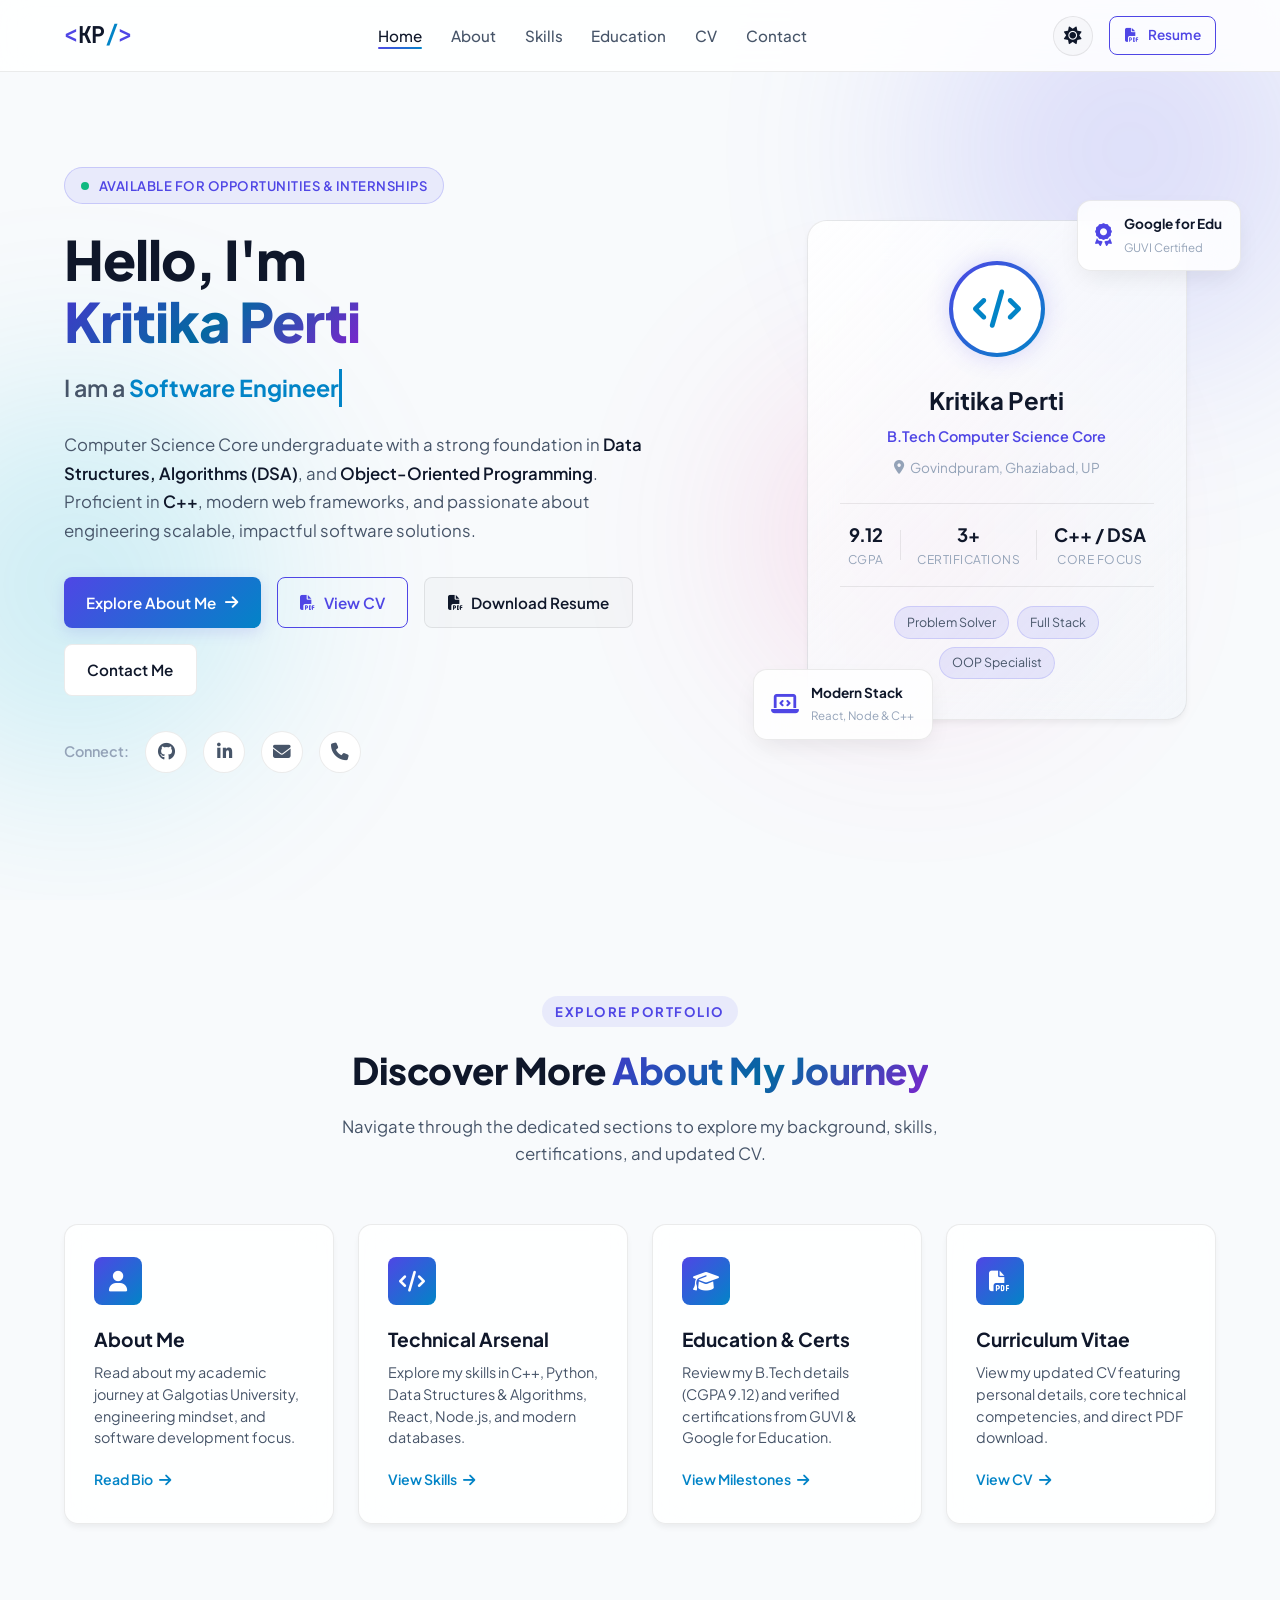
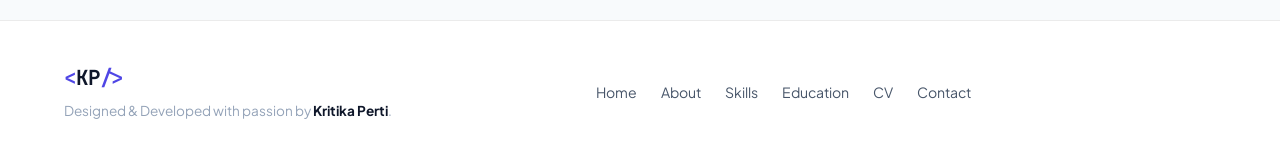
<file: index.html>
<!DOCTYPE html>
<html lang="en" data-theme="dark">
<head>
  <meta charset="UTF-8" />
  <meta name="viewport" content="width=device-width, initial-scale=1.0" />
  <title>Kritika Perti | Software Engineer & Developer</title>
  <meta name="description" content="Portfolio of Kritika Perti - Aspiring Software Engineer, C++ & DSA enthusiast, and Full Stack Developer." />
  
  <!-- Favicon / Brand Icon -->
  <link rel="icon" type="image/x-icon" href="favicon.ico" />
  <link rel="icon" type="image/png" sizes="32x32" href="favicon-32x32.png" />
  <link rel="icon" type="image/png" sizes="16x16" href="favicon-16x16.png" />
  <link rel="apple-touch-icon" sizes="180x180" href="apple-touch-icon.png" />

  <!-- Google Fonts -->
  <link rel="preconnect" href="https://fonts.googleapis.com" />
  <link rel="preconnect" href="https://fonts.gstatic.com" crossorigin />
  <link href="https://fonts.googleapis.com/css2?family=Plus+Jakarta+Sans:wght@300;400;500;600;700;800&family=JetBrains+Mono:wght@400;500&display=swap" rel="stylesheet" />

  <!-- Font Awesome Icons -->
  <link rel="stylesheet" href="https://cdnjs.cloudflare.com/ajax/libs/font-awesome/6.5.1/css/all.min.css" />

  <!-- Custom Stylesheet -->
  <link rel="stylesheet" href="style.css" />
</head>
<body>

  <!-- Floating Background Ambient Blobs -->
  <div class="blob-container" aria-hidden="true">
    <div class="ambient-blob blob-1"></div>
    <div class="ambient-blob blob-2"></div>
    <div class="ambient-blob blob-3"></div>
  </div>

  <!-- Navigation Bar -->
  <header class="header" id="header">
    <div class="container nav-container">
      <a href="index.html" class="logo">
        <span class="logo-bracket">&lt;</span>KP<span class="logo-dot">/</span><span class="logo-bracket">&gt;</span>
      </a>

      <nav class="navbar" id="navbar">
        <ul class="nav-list">
          <li class="nav-item"><a href="index.html" class="nav-link active">Home</a></li>
          <li class="nav-item"><a href="about.html" class="nav-link">About</a></li>
          <li class="nav-item"><a href="skills.html" class="nav-link">Skills</a></li>
          <li class="nav-item"><a href="education.html" class="nav-link">Education</a></li>
          <li class="nav-item"><a href="cv.html" class="nav-link">CV</a></li>
          <li class="nav-item"><a href="contact.html" class="nav-link">Contact</a></li>
        </ul>
      </nav>

      <div class="nav-actions">
        <!-- Theme Toggle Button -->
        <button id="theme-toggle" class="icon-btn" aria-label="Toggle dark/light theme" title="Toggle Theme">
          <i class="fa-solid fa-moon"></i>
        </button>

        <!-- Resume Download Button in Nav -->
        <a href="KRITIKAPERTI_RESUME.pdf" download="KRITIKAPERTI_RESUME.pdf" class="btn btn-outline btn-sm nav-resume-btn" title="Download Resume (PDF)">
          <i class="fa-solid fa-file-pdf"></i>
          <span>Resume</span>
        </a>

        <!-- Mobile Hamburger Toggle -->
        <button id="menu-toggle" class="menu-toggle" aria-label="Toggle navigation menu" aria-expanded="false">
          <span class="bar"></span>
          <span class="bar"></span>
          <span class="bar"></span>
        </button>
      </div>
    </div>
  </header>

  <main>
    <!-- Hero Section -->
    <section class="hero-section" id="hero">
      <div class="container hero-grid">
        <div class="hero-content">
          <div class="status-badge">
            <span class="pulsing-dot"></span>
            <span>Available for Opportunities & Internships</span>
          </div>

          <h1 class="hero-title">
            Hello, I'm <br />
            <span class="gradient-text">Kritika Perti</span>
          </h1>

          <div class="hero-subtitle">
            I am a <span class="typed-wrapper"><span id="typed-text"></span><span class="cursor">&nbsp;</span></span>
          </div>

          <p class="hero-description">
            Computer Science Core undergraduate with a strong foundation in <strong>Data Structures, Algorithms (DSA)</strong>, and <strong>Object-Oriented Programming</strong>. Proficient in <strong>C++</strong>, modern web frameworks, and passionate about engineering scalable, impactful software solutions.
          </p>

          <div class="hero-cta-group">
            <a href="about.html" class="btn btn-primary">
              <span>Explore About Me</span>
              <i class="fa-solid fa-arrow-right"></i>
            </a>
            <a href="cv.html" class="btn btn-outline">
              <i class="fa-solid fa-file-pdf"></i>
              <span>View CV</span>
            </a>
            <a href="KRITIKAPERTI_RESUME.pdf" download="KRITIKAPERTI_RESUME.pdf" class="btn btn-glass">
              <i class="fa-solid fa-file-pdf"></i>
              <span>Download Resume</span>
            </a>
            <a href="contact.html" class="btn btn-secondary">
              <span>Contact Me</span>
            </a>
          </div>

          <div class="hero-socials">
            <span class="socials-label">Connect:</span>
            <a href="https://github.com/kritikaperti" target="_blank" rel="noopener noreferrer" class="social-icon" aria-label="GitHub">
              <i class="fa-brands fa-github"></i>
            </a>
            <a href="https://www.linkedin.com/in/kritikaperti/" target="_blank" rel="noopener noreferrer" class="social-icon" aria-label="LinkedIn">
              <i class="fa-brands fa-linkedin-in"></i>
            </a>
            <a href="mailto:pertikritika11@gmail.com" class="social-icon" aria-label="Email">
              <i class="fa-solid fa-envelope"></i>
            </a>
            <a href="tel:+917838963138" class="social-icon" aria-label="Phone">
              <i class="fa-solid fa-phone"></i>
            </a>
          </div>
        </div>

        <div class="hero-visual">
          <div class="profile-card-wrapper">
            <div class="profile-card glass-panel">
              <div class="card-avatar">
                <div class="avatar-inner">
                  <i class="fa-solid fa-code"></i>
                </div>
              </div>
              <h2 class="profile-name">Kritika Perti</h2>
              <p class="profile-title">B.Tech Computer Science Core</p>
              <div class="profile-location">
                <i class="fa-solid fa-location-dot"></i>
                <span>Govindpuram, Ghaziabad, UP</span>
              </div>

              <div class="profile-stats">
                <div class="stat-item">
                  <span class="stat-value">9.12</span>
                  <span class="stat-label">CGPA</span>
                </div>
                <div class="stat-divider"></div>
                <div class="stat-item">
                  <span class="stat-value">3+</span>
                  <span class="stat-label">Certifications</span>
                </div>
                <div class="stat-divider"></div>
                <div class="stat-item">
                  <span class="stat-value">C++ / DSA</span>
                  <span class="stat-label">Core Focus</span>
                </div>
              </div>

              <div class="profile-tags">
                <span class="tag">Problem Solver</span>
                <span class="tag">Full Stack</span>
                <span class="tag">OOP Specialist</span>
              </div>
            </div>

            <!-- Floating Badges -->
            <div class="floating-badge badge-top-right glass-panel">
              <i class="fa-solid fa-award text-accent"></i>
              <div>
                <strong>Google for Edu</strong>
                <small>GUVI Certified</small>
              </div>
            </div>

            <div class="floating-badge badge-bottom-left glass-panel">
              <i class="fa-solid fa-laptop-code text-accent"></i>
              <div>
                <strong>Modern Stack</strong>
                <small>React, Node & C++</small>
              </div>
            </div>
          </div>
        </div>
      </div>
    </section>

    <!-- Quick Navigation Hub -->
    <section class="section">
      <div class="container">
        <div class="section-header text-center">
          <span class="section-tag">Explore Portfolio</span>
          <h2 class="section-title">Discover More <span class="gradient-text">About My Journey</span></h2>
          <p class="section-subtitle">Navigate through the dedicated sections to explore my background, skills, certifications, and updated CV.</p>
        </div>

        <div class="home-nav-cards">
          <!-- Card 1 -->
          <a href="about.html" class="nav-explore-card glass-panel">
            <div class="nav-explore-icon">
              <i class="fa-solid fa-user"></i>
            </div>
            <h3>About Me</h3>
            <p>Read about my academic journey at Galgotias University, engineering mindset, and software development focus.</p>
            <span class="explore-link-text">Read Bio <i class="fa-solid fa-arrow-right"></i></span>
          </a>

          <!-- Card 2 -->
          <a href="skills.html" class="nav-explore-card glass-panel">
            <div class="nav-explore-icon">
              <i class="fa-solid fa-code"></i>
            </div>
            <h3>Technical Arsenal</h3>
            <p>Explore my skills in C++, Python, Data Structures & Algorithms, React, Node.js, and modern databases.</p>
            <span class="explore-link-text">View Skills <i class="fa-solid fa-arrow-right"></i></span>
          </a>

          <!-- Card 3 -->
          <a href="education.html" class="nav-explore-card glass-panel">
            <div class="nav-explore-icon">
              <i class="fa-solid fa-graduation-cap"></i>
            </div>
            <h3>Education &amp; Certs</h3>
            <p>Review my B.Tech details (CGPA 9.12) and verified certifications from GUVI & Google for Education.</p>
            <span class="explore-link-text">View Milestones <i class="fa-solid fa-arrow-right"></i></span>
          </a>

          <!-- Card 4 -->
          <a href="cv.html" class="nav-explore-card glass-panel">
            <div class="nav-explore-icon">
              <i class="fa-solid fa-file-pdf"></i>
            </div>
            <h3>Curriculum Vitae</h3>
            <p>View my updated CV featuring personal details, core technical competencies, and direct PDF download.</p>
            <span class="explore-link-text">View CV <i class="fa-solid fa-arrow-right"></i></span>
          </a>
        </div>
      </div>
    </section>
  </main>

  <!-- Footer -->
  <footer class="footer">
    <div class="container footer-content">
      <div class="footer-left">
        <a href="index.html" class="footer-logo">
          <span class="logo-bracket">&lt;</span>KP<span class="logo-dot">/</span><span class="logo-bracket">&gt;</span>
        </a>
        <p class="footer-copy">
          Designed &amp; Developed with passion by <strong>Kritika Perti</strong>.
        </p>
      </div>

      <div class="footer-center">
        <ul class="footer-nav">
          <li><a href="index.html" class="active">Home</a></li>
          <li><a href="about.html">About</a></li>
          <li><a href="skills.html">Skills</a></li>
          <li><a href="education.html">Education</a></li>
          <li><a href="cv.html">CV</a></li>
          <li><a href="contact.html">Contact</a></li>
        </ul>
      </div>

      <div class="footer-right">
        <button id="back-to-top" class="back-to-top-btn" title="Back to Top" aria-label="Back to top">
          <i class="fa-solid fa-chevron-up"></i>
        </button>
      </div>
    </div>
  </footer>

  <!-- Toast Notification Container -->
  <div id="toast" class="toast" role="alert" aria-live="assertive"></div>

  <!-- Custom Scripts -->
  <script src="script.js"></script>
</body>
</html>
</file>
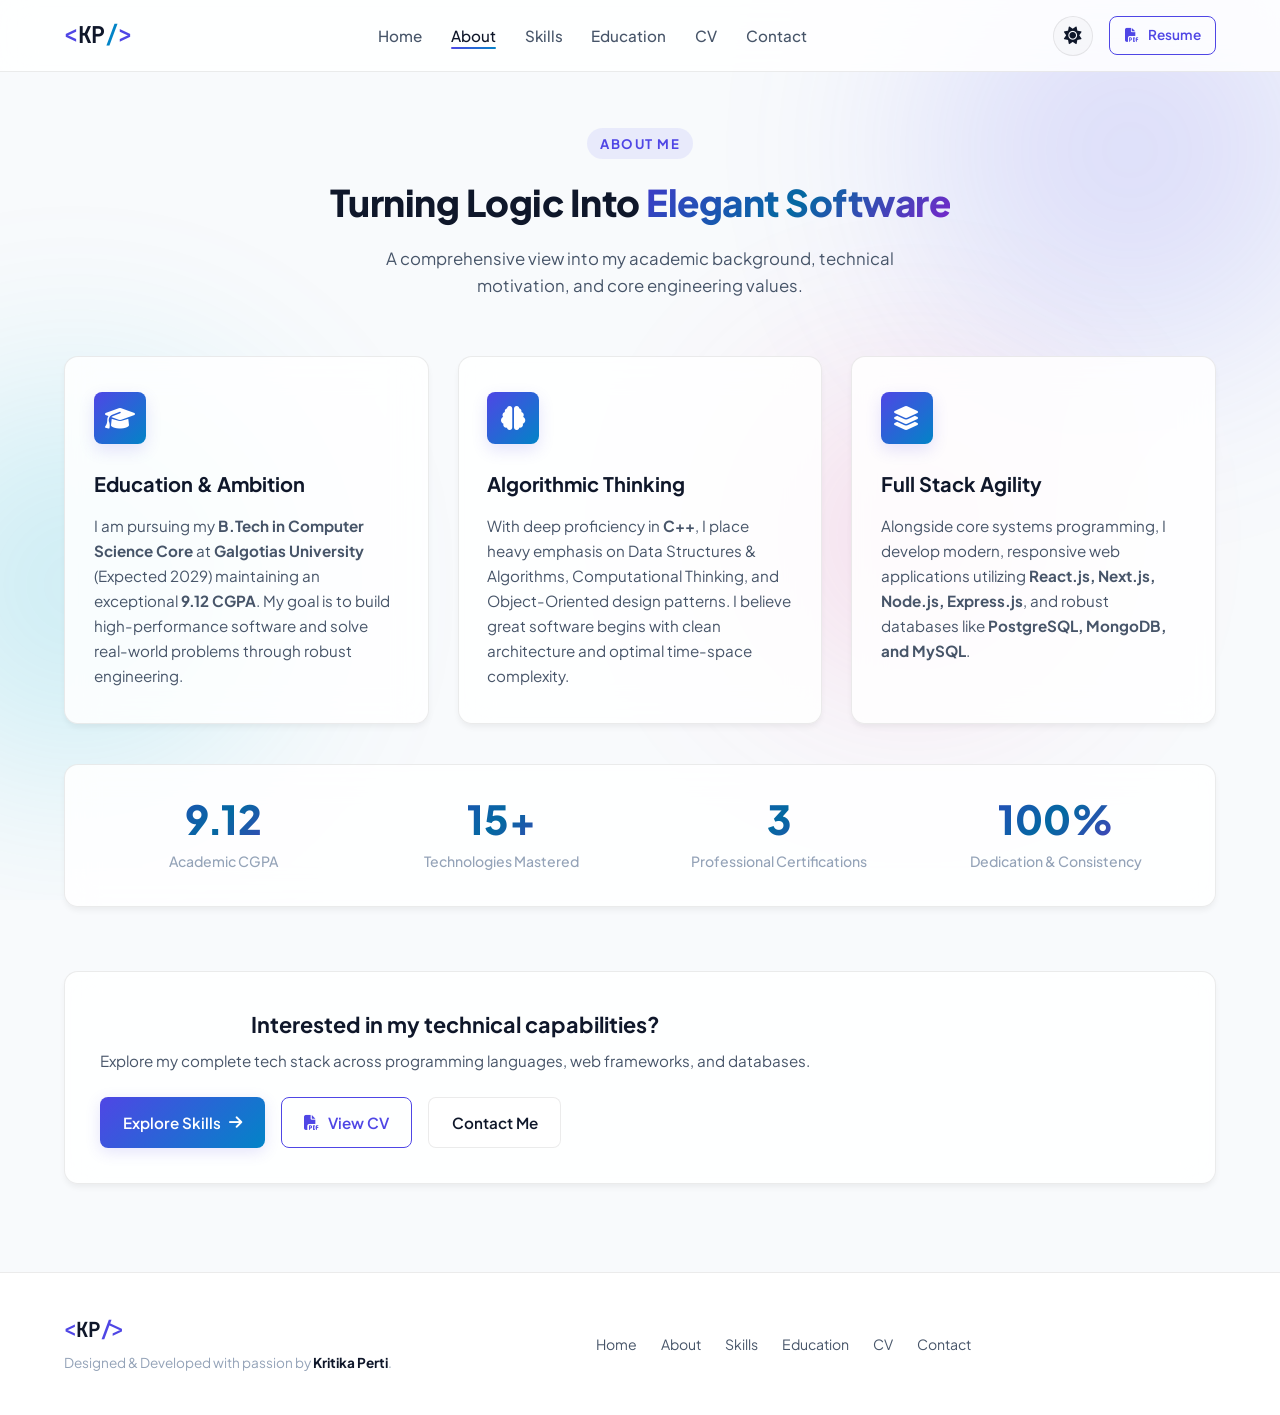
<file: about.html>
<!DOCTYPE html>
<html lang="en" data-theme="dark">
<head>
  <meta charset="UTF-8" />
  <meta name="viewport" content="width=device-width, initial-scale=1.0" />
  <title>About Me | Kritika Perti</title>
  <meta name="description" content="Learn more about Kritika Perti - Computer Science undergraduate, C++ enthusiast, and problem solver." />
  
  <!-- Favicon / Brand Icon -->
  <link rel="icon" type="image/x-icon" href="favicon.ico" />
  <link rel="icon" type="image/png" sizes="32x32" href="favicon-32x32.png" />
  <link rel="icon" type="image/png" sizes="16x16" href="favicon-16x16.png" />
  <link rel="apple-touch-icon" sizes="180x180" href="apple-touch-icon.png" />

  <!-- Google Fonts -->
  <link rel="preconnect" href="https://fonts.googleapis.com" />
  <link rel="preconnect" href="https://fonts.gstatic.com" crossorigin />
  <link href="https://fonts.googleapis.com/css2?family=Plus+Jakarta+Sans:wght@300;400;500;600;700;800&family=JetBrains+Mono:wght@400;500&display=swap" rel="stylesheet" />

  <!-- Font Awesome Icons -->
  <link rel="stylesheet" href="https://cdnjs.cloudflare.com/ajax/libs/font-awesome/6.5.1/css/all.min.css" />

  <!-- Custom Stylesheet -->
  <link rel="stylesheet" href="style.css" />
</head>
<body>

  <!-- Floating Background Ambient Blobs -->
  <div class="blob-container" aria-hidden="true">
    <div class="ambient-blob blob-1"></div>
    <div class="ambient-blob blob-2"></div>
    <div class="ambient-blob blob-3"></div>
  </div>

  <!-- Navigation Bar -->
  <header class="header" id="header">
    <div class="container nav-container">
      <a href="index.html" class="logo">
        <span class="logo-bracket">&lt;</span>KP<span class="logo-dot">/</span><span class="logo-bracket">&gt;</span>
      </a>

      <nav class="navbar" id="navbar">
        <ul class="nav-list">
          <li class="nav-item"><a href="index.html" class="nav-link">Home</a></li>
          <li class="nav-item"><a href="about.html" class="nav-link active">About</a></li>
          <li class="nav-item"><a href="skills.html" class="nav-link">Skills</a></li>
          <li class="nav-item"><a href="education.html" class="nav-link">Education</a></li>
          <li class="nav-item"><a href="cv.html" class="nav-link">CV</a></li>
          <li class="nav-item"><a href="contact.html" class="nav-link">Contact</a></li>
        </ul>
      </nav>

      <div class="nav-actions">
        <!-- Theme Toggle Button -->
        <button id="theme-toggle" class="icon-btn" aria-label="Toggle dark/light theme" title="Toggle Theme">
          <i class="fa-solid fa-moon"></i>
        </button>

        <!-- Resume Download Button in Nav -->
        <a href="KRITIKAPERTI_RESUME.pdf" download="KRITIKAPERTI_RESUME.pdf" class="btn btn-outline btn-sm nav-resume-btn" title="Download Resume (PDF)">
          <i class="fa-solid fa-file-pdf"></i>
          <span>Resume</span>
        </a>

        <!-- Mobile Hamburger Toggle -->
        <button id="menu-toggle" class="menu-toggle" aria-label="Toggle navigation menu" aria-expanded="false">
          <span class="bar"></span>
          <span class="bar"></span>
          <span class="bar"></span>
        </button>
      </div>
    </div>
  </header>

  <main class="subpage-wrapper">
    <div class="container">
      <div class="section-header text-center">
        <span class="section-tag">About Me</span>
        <h1 class="section-title">Turning Logic Into <span class="gradient-text">Elegant Software</span></h1>
        <p class="section-subtitle">A comprehensive view into my academic background, technical motivation, and core engineering values.</p>
      </div>

      <div class="about-grid">
        <div class="about-card glass-panel highlight-box">
          <div class="about-icon">
            <i class="fa-solid fa-graduation-cap"></i>
          </div>
          <h3>Education & Ambition</h3>
          <p>
            I am pursuing my <strong>B.Tech in Computer Science Core</strong> at <strong>Galgotias University</strong> (Expected 2029) maintaining an exceptional <strong>9.12 CGPA</strong>. My goal is to build high-performance software and solve real-world problems through robust engineering.
          </p>
        </div>

        <div class="about-card glass-panel highlight-box">
          <div class="about-icon">
            <i class="fa-solid fa-brain"></i>
          </div>
          <h3>Algorithmic Thinking</h3>
          <p>
            With deep proficiency in <strong>C++</strong>, I place heavy emphasis on Data Structures & Algorithms, Computational Thinking, and Object-Oriented design patterns. I believe great software begins with clean architecture and optimal time-space complexity.
          </p>
        </div>

        <div class="about-card glass-panel highlight-box">
          <div class="about-icon">
            <i class="fa-solid fa-layer-group"></i>
          </div>
          <h3>Full Stack Agility</h3>
          <p>
            Alongside core systems programming, I develop modern, responsive web applications utilizing <strong>React.js, Next.js, Node.js, Express.js</strong>, and robust databases like <strong>PostgreSQL, MongoDB, and MySQL</strong>.
          </p>
        </div>
      </div>

      <!-- Metric Counters Row -->
      <div class="stats-row glass-panel">
        <div class="metric-item">
          <span class="metric-number">9.12</span>
          <span class="metric-desc">Academic CGPA</span>
        </div>
        <div class="metric-item">
          <span class="metric-number">15+</span>
          <span class="metric-desc">Technologies Mastered</span>
        </div>
        <div class="metric-item">
          <span class="metric-number">3</span>
          <span class="metric-desc">Professional Certifications</span>
        </div>
        <div class="metric-item">
          <span class="metric-number">100%</span>
          <span class="metric-desc">Dedication & Consistency</span>
        </div>
      </div>

      <!-- Page Next Call to Action -->
      <div class="page-next-cta glass-panel">
        <div>
          <h3>Interested in my technical capabilities?</h3>
          <p>Explore my complete tech stack across programming languages, web frameworks, and databases.</p>
        </div>
        <div style="display: flex; gap: 1rem; flex-wrap: wrap;">
          <a href="skills.html" class="btn btn-primary">
            <span>Explore Skills</span>
            <i class="fa-solid fa-arrow-right"></i>
          </a>
          <a href="cv.html" class="btn btn-outline">
            <i class="fa-solid fa-file-pdf"></i>
            <span>View CV</span>
          </a>
          <a href="contact.html" class="btn btn-secondary">
            <span>Contact Me</span>
          </a>
        </div>
      </div>
    </div>
  </main>

  <!-- Footer -->
  <footer class="footer">
    <div class="container footer-content">
      <div class="footer-left">
        <a href="index.html" class="footer-logo">
          <span class="logo-bracket">&lt;</span>KP<span class="logo-dot">/</span><span class="logo-bracket">&gt;</span>
        </a>
        <p class="footer-copy">
          Designed &amp; Developed with passion by <strong>Kritika Perti</strong>.
        </p>
      </div>

      <div class="footer-center">
        <ul class="footer-nav">
          <li><a href="index.html">Home</a></li>
          <li><a href="about.html" class="active">About</a></li>
          <li><a href="skills.html">Skills</a></li>
          <li><a href="education.html">Education</a></li>
          <li><a href="cv.html">CV</a></li>
          <li><a href="contact.html">Contact</a></li>
        </ul>
      </div>

      <div class="footer-right">
        <button id="back-to-top" class="back-to-top-btn" title="Back to Top" aria-label="Back to top">
          <i class="fa-solid fa-chevron-up"></i>
        </button>
      </div>
    </div>
  </footer>

  <!-- Toast Notification Container -->
  <div id="toast" class="toast" role="alert" aria-live="assertive"></div>

  <!-- Custom Scripts -->
  <script src="script.js"></script>
</body>
</html>
</file>
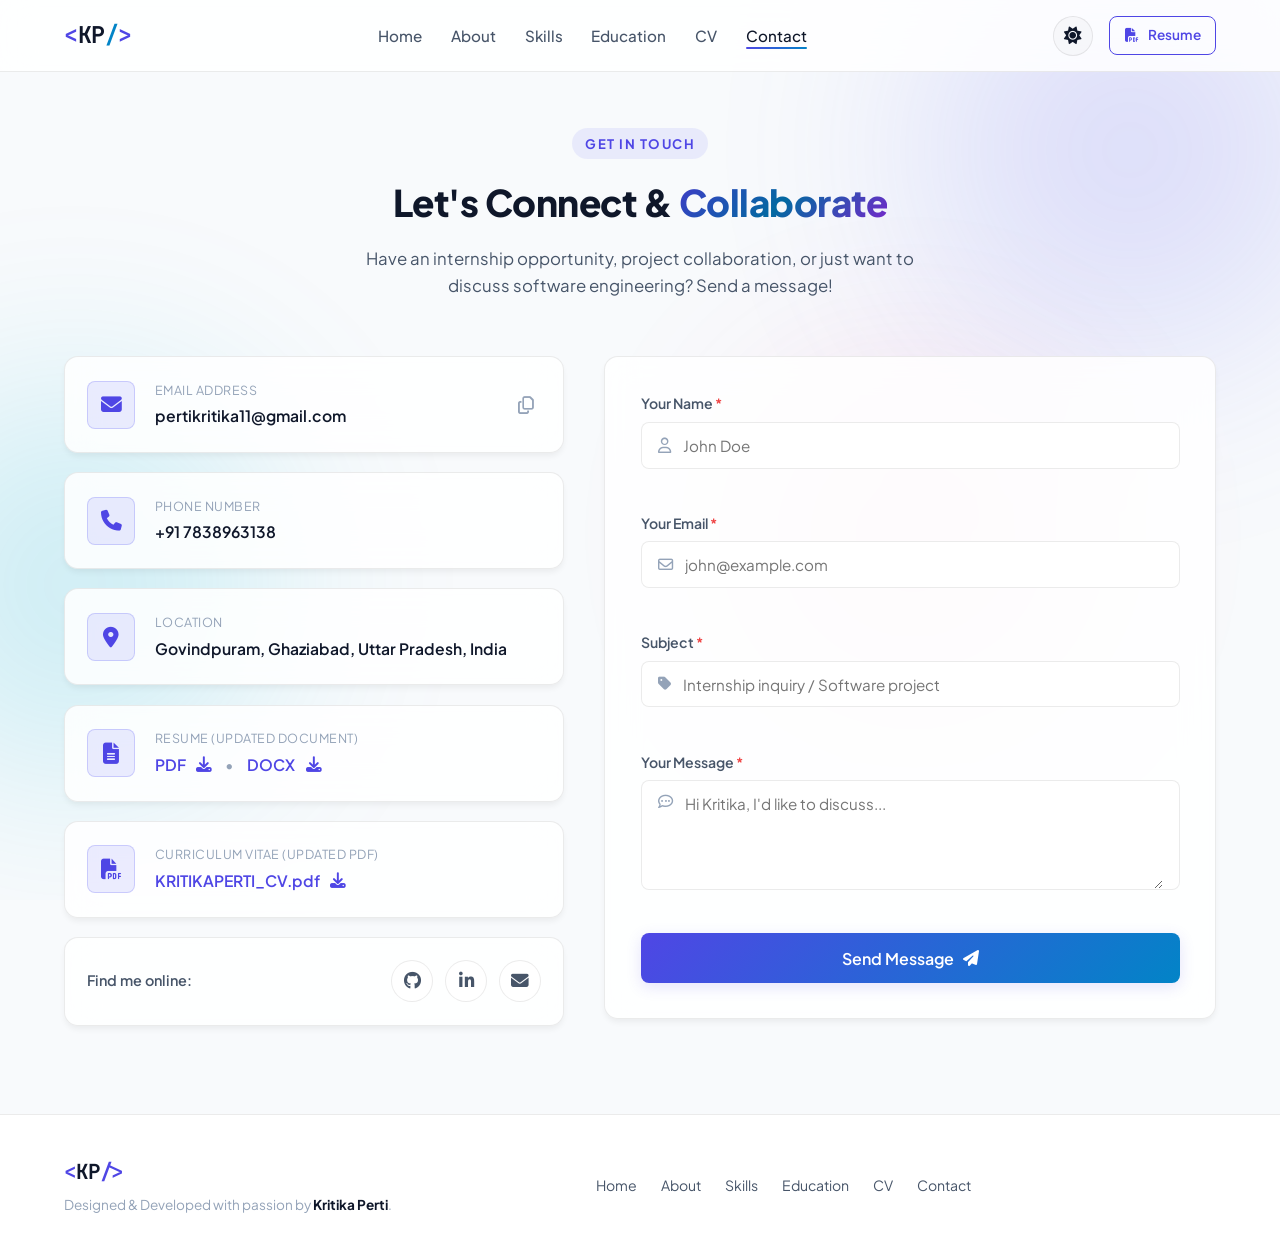
<file: contact.html>
<!DOCTYPE html>
<html lang="en" data-theme="dark">
<head>
  <meta charset="UTF-8" />
  <meta name="viewport" content="width=device-width, initial-scale=1.0" />
  <title>Contact Me | Kritika Perti</title>
  <meta name="description" content="Get in touch with Kritika Perti for software engineering opportunities, internships, and collaborations." />
  
  <!-- Favicon / Brand Icon -->
  <link rel="icon" type="image/x-icon" href="favicon.ico" />
  <link rel="icon" type="image/png" sizes="32x32" href="favicon-32x32.png" />
  <link rel="icon" type="image/png" sizes="16x16" href="favicon-16x16.png" />
  <link rel="apple-touch-icon" sizes="180x180" href="apple-touch-icon.png" />

  <!-- Google Fonts -->
  <link rel="preconnect" href="https://fonts.googleapis.com" />
  <link rel="preconnect" href="https://fonts.gstatic.com" crossorigin />
  <link href="https://fonts.googleapis.com/css2?family=Plus+Jakarta+Sans:wght@300;400;500;600;700;800&family=JetBrains+Mono:wght@400;500&display=swap" rel="stylesheet" />

  <!-- Font Awesome Icons -->
  <link rel="stylesheet" href="https://cdnjs.cloudflare.com/ajax/libs/font-awesome/6.5.1/css/all.min.css" />

  <!-- Custom Stylesheet -->
  <link rel="stylesheet" href="style.css" />
</head>
<body>

  <!-- Floating Background Ambient Blobs -->
  <div class="blob-container" aria-hidden="true">
    <div class="ambient-blob blob-1"></div>
    <div class="ambient-blob blob-2"></div>
    <div class="ambient-blob blob-3"></div>
  </div>

  <!-- Navigation Bar -->
  <header class="header" id="header">
    <div class="container nav-container">
      <a href="index.html" class="logo">
        <span class="logo-bracket">&lt;</span>KP<span class="logo-dot">/</span><span class="logo-bracket">&gt;</span>
      </a>

      <nav class="navbar" id="navbar">
        <ul class="nav-list">
          <li class="nav-item"><a href="index.html" class="nav-link">Home</a></li>
          <li class="nav-item"><a href="about.html" class="nav-link">About</a></li>
          <li class="nav-item"><a href="skills.html" class="nav-link">Skills</a></li>
          <li class="nav-item"><a href="education.html" class="nav-link">Education</a></li>
          <li class="nav-item"><a href="cv.html" class="nav-link">CV</a></li>
          <li class="nav-item"><a href="contact.html" class="nav-link active">Contact</a></li>
        </ul>
      </nav>

      <div class="nav-actions">
        <!-- Theme Toggle Button -->
        <button id="theme-toggle" class="icon-btn" aria-label="Toggle dark/light theme" title="Toggle Theme">
          <i class="fa-solid fa-moon"></i>
        </button>

        <!-- Resume Download Button in Nav -->
        <a href="KRITIKAPERTI_RESUME.pdf" download="KRITIKAPERTI_RESUME.pdf" class="btn btn-outline btn-sm nav-resume-btn" title="Download Resume (PDF)">
          <i class="fa-solid fa-file-pdf"></i>
          <span>Resume</span>
        </a>

        <!-- Mobile Hamburger Toggle -->
        <button id="menu-toggle" class="menu-toggle" aria-label="Toggle navigation menu" aria-expanded="false">
          <span class="bar"></span>
          <span class="bar"></span>
          <span class="bar"></span>
        </button>
      </div>
    </div>
  </header>

  <main class="subpage-wrapper">
    <div class="container">
      <div class="section-header text-center">
        <span class="section-tag">Get in Touch</span>
        <h1 class="section-title">Let's Connect &amp; <span class="gradient-text">Collaborate</span></h1>
        <p class="section-subtitle">Have an internship opportunity, project collaboration, or just want to discuss software engineering? Send a message!</p>
      </div>

      <div class="contact-grid">
        <!-- Left: Contact Information Cards -->
        <div class="contact-info-col">
          <div class="contact-info-card glass-panel">
            <div class="contact-icon">
              <i class="fa-solid fa-envelope"></i>
            </div>
            <div class="contact-text">
              <span class="contact-label">Email Address</span>
              <a href="mailto:pertikritika11@gmail.com" class="contact-val">pertikritika11@gmail.com</a>
            </div>
            <button class="copy-btn" id="copy-email-btn" title="Copy Email" aria-label="Copy Email">
              <i class="fa-regular fa-copy"></i>
            </button>
          </div>

          <div class="contact-info-card glass-panel">
            <div class="contact-icon">
              <i class="fa-solid fa-phone"></i>
            </div>
            <div class="contact-text">
              <span class="contact-label">Phone Number</span>
              <a href="tel:+917838963138" class="contact-val">+91 7838963138</a>
            </div>
          </div>

          <div class="contact-info-card glass-panel">
            <div class="contact-icon">
              <i class="fa-solid fa-location-dot"></i>
            </div>
            <div class="contact-text">
              <span class="contact-label">Location</span>
              <span class="contact-val">Govindpuram, Ghaziabad, Uttar Pradesh, India</span>
            </div>
          </div>

          <!-- Resume Section Card (Updated PDF & DOCX) -->
          <div class="contact-info-card glass-panel">
            <div class="contact-icon">
              <i class="fa-solid fa-file-lines"></i>
            </div>
            <div class="contact-text">
              <span class="contact-label">Resume (Updated Document)</span>
              <div style="display: flex; gap: 0.8rem; margin-top: 0.2rem; flex-wrap: wrap;">
                <a href="KRITIKAPERTI_RESUME.pdf" download="KRITIKAPERTI_RESUME.pdf" class="contact-val highlight-link">
                  PDF &nbsp;<i class="fa-solid fa-download"></i>
                </a>
                <span style="color: var(--text-muted);">&bull;</span>
                <a href="KRITIKAPERTI_RESUME.docx" download="KRITIKAPERTI_RESUME.docx" class="contact-val highlight-link">
                  DOCX &nbsp;<i class="fa-solid fa-download"></i>
                </a>
              </div>
            </div>
          </div>

          <!-- Updated CV Section Card -->
          <div class="contact-info-card glass-panel">
            <div class="contact-icon">
              <i class="fa-solid fa-file-pdf"></i>
            </div>
            <div class="contact-text">
              <span class="contact-label">Curriculum Vitae (Updated PDF)</span>
              <a href="KRITIKAPERTI_CV.pdf" download="KRITIKAPERTI_CV.pdf" class="contact-val highlight-link">
                KRITIKAPERTI_CV.pdf &nbsp;<i class="fa-solid fa-download"></i>
              </a>
            </div>
          </div>

          <!-- Social Links Pill -->
          <div class="contact-social-box glass-panel">
            <span>Find me online:</span>
            <div class="contact-social-icons">
              <a href="https://github.com/kritikaperti" target="_blank" rel="noopener noreferrer" class="social-icon" aria-label="GitHub">
                <i class="fa-brands fa-github"></i>
              </a>
              <a href="https://www.linkedin.com/in/kritikaperti/" target="_blank" rel="noopener noreferrer" class="social-icon" aria-label="LinkedIn">
                <i class="fa-brands fa-linkedin-in"></i>
              </a>
              <a href="mailto:pertikritika11@gmail.com" class="social-icon" aria-label="Email">
                <i class="fa-solid fa-envelope"></i>
              </a>
            </div>
          </div>
        </div>

        <!-- Right: Interactive Contact Form -->
        <div class="contact-form-col">
          <div class="form-wrapper glass-panel">
            <form id="contact-form" action="https://formspree.io/f/mjyvllrq" method="POST" novalidate>
              <div class="form-group">
                <label for="name">Your Name <span class="required">*</span></label>
                <div class="input-container">
                  <i class="fa-regular fa-user"></i>
                  <input type="text" id="name" name="name" placeholder="John Doe" required />
                </div>
                <span class="error-msg" id="name-error"></span>
              </div>

              <div class="form-group">
                <label for="email">Your Email <span class="required">*</span></label>
                <div class="input-container">
                  <i class="fa-regular fa-envelope"></i>
                  <input type="email" id="email" name="email" placeholder="john@example.com" required />
                </div>
                <span class="error-msg" id="email-error"></span>
              </div>

              <div class="form-group">
                <label for="subject">Subject <span class="required">*</span></label>
                <div class="input-container">
                  <i class="fa-solid fa-tag"></i>
                  <input type="text" id="subject" name="subject" placeholder="Internship inquiry / Software project" required />
                </div>
                <span class="error-msg" id="subject-error"></span>
              </div>

              <div class="form-group">
                <label for="message">Your Message <span class="required">*</span></label>
                <div class="input-container textarea-container">
                  <i class="fa-regular fa-comment-dots"></i>
                  <textarea id="message" name="message" rows="5" placeholder="Hi Kritika, I'd like to discuss..." required></textarea>
                </div>
                <span class="error-msg" id="message-error"></span>
              </div>

              <button type="submit" class="btn btn-primary btn-submit" id="submit-btn">
                <span>Send Message</span>
                <i class="fa-solid fa-paper-plane"></i>
              </button>

              <div id="form-feedback" class="form-feedback" style="display: none;"></div>
            </form>
          </div>
        </div>
      </div>
    </div>
  </main>

  <!-- Footer -->
  <footer class="footer">
    <div class="container footer-content">
      <div class="footer-left">
        <a href="index.html" class="footer-logo">
          <span class="logo-bracket">&lt;</span>KP<span class="logo-dot">/</span><span class="logo-bracket">&gt;</span>
        </a>
        <p class="footer-copy">
          Designed &amp; Developed with passion by <strong>Kritika Perti</strong>.
        </p>
      </div>

      <div class="footer-center">
        <ul class="footer-nav">
          <li><a href="index.html">Home</a></li>
          <li><a href="about.html">About</a></li>
          <li><a href="skills.html">Skills</a></li>
          <li><a href="education.html">Education</a></li>
          <li><a href="cv.html">CV</a></li>
          <li><a href="contact.html" class="active">Contact</a></li>
        </ul>
      </div>

      <div class="footer-right">
        <button id="back-to-top" class="back-to-top-btn" title="Back to Top" aria-label="Back to top">
          <i class="fa-solid fa-chevron-up"></i>
        </button>
      </div>
    </div>
  </footer>

  <!-- Toast Notification Container -->
  <div id="toast" class="toast" role="alert" aria-live="assertive"></div>

  <!-- Custom Scripts -->
  <script src="script.js"></script>
</body>
</html>
</file>
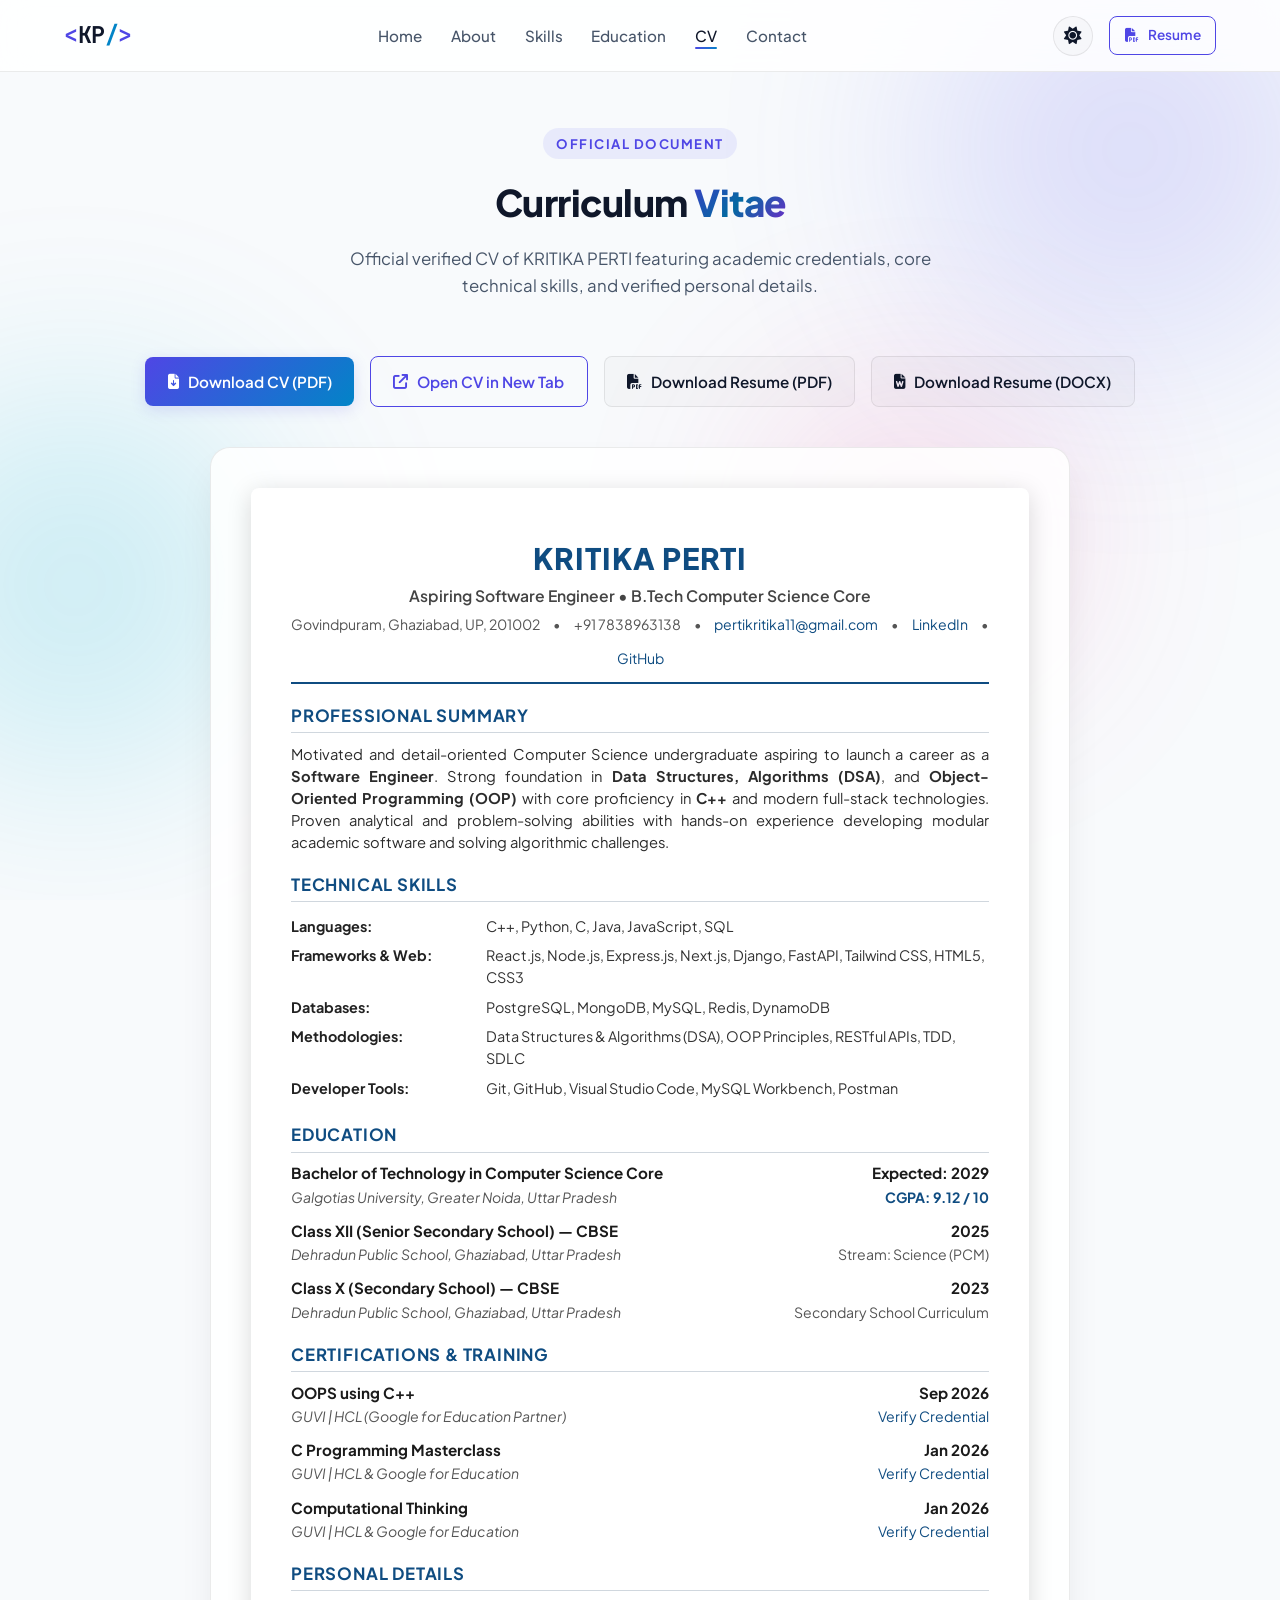
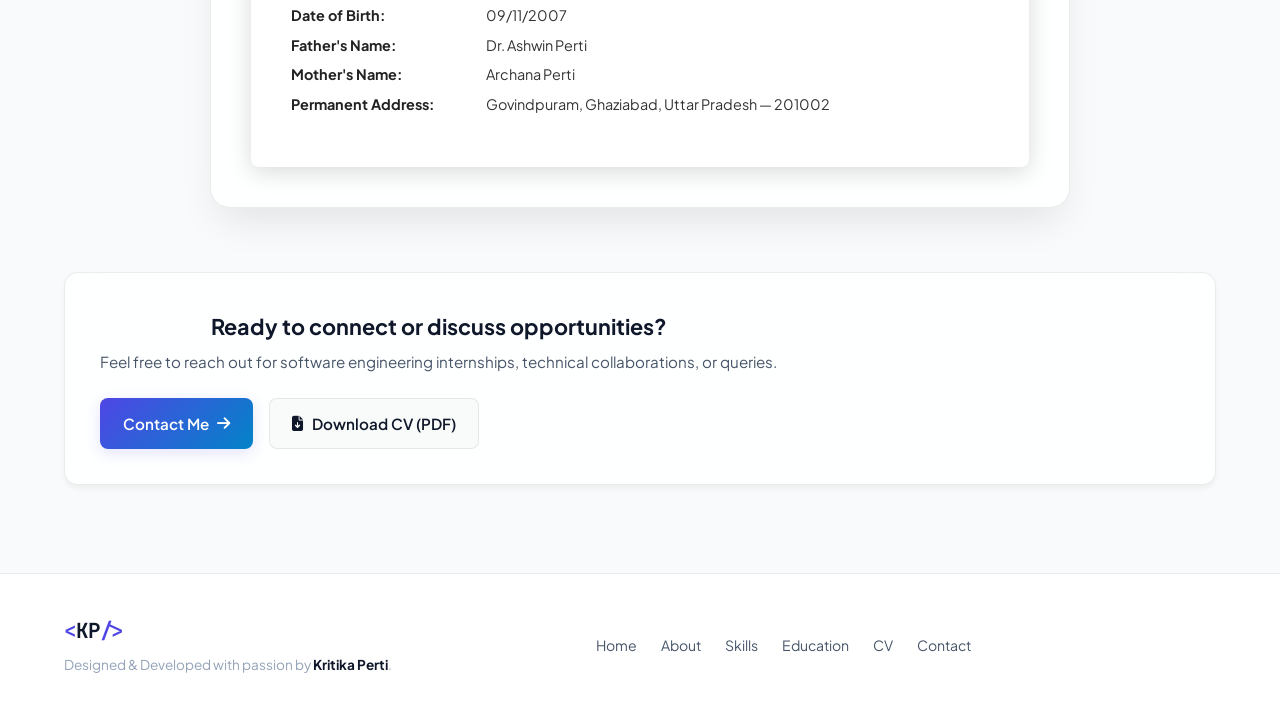
<file: cv.html>
<!DOCTYPE html>
<html lang="en" data-theme="dark">
<head>
  <meta charset="UTF-8" />
  <meta name="viewport" content="width=device-width, initial-scale=1.0" />
  <title>Curriculum Vitae | Kritika Perti</title>
  <meta name="description" content="Official Curriculum Vitae of Kritika Perti - Computer Science undergraduate, C++ and Full Stack developer." />
  
  <!-- Favicon / Brand Icon -->
  <link rel="icon" type="image/x-icon" href="favicon.ico" />
  <link rel="icon" type="image/png" sizes="32x32" href="favicon-32x32.png" />
  <link rel="icon" type="image/png" sizes="16x16" href="favicon-16x16.png" />
  <link rel="apple-touch-icon" sizes="180x180" href="apple-touch-icon.png" />

  <!-- Google Fonts -->
  <link rel="preconnect" href="https://fonts.googleapis.com" />
  <link rel="preconnect" href="https://fonts.gstatic.com" crossorigin />
  <link href="https://fonts.googleapis.com/css2?family=Plus+Jakarta+Sans:wght@300;400;500;600;700;800&family=JetBrains+Mono:wght@400;500&display=swap" rel="stylesheet" />

  <!-- Font Awesome Icons -->
  <link rel="stylesheet" href="https://cdnjs.cloudflare.com/ajax/libs/font-awesome/6.5.1/css/all.min.css" />

  <!-- Custom Stylesheet -->
  <link rel="stylesheet" href="style.css" />
</head>
<body>

  <!-- Floating Background Ambient Blobs -->
  <div class="blob-container" aria-hidden="true">
    <div class="ambient-blob blob-1"></div>
    <div class="ambient-blob blob-2"></div>
    <div class="ambient-blob blob-3"></div>
  </div>

  <!-- Navigation Bar -->
  <header class="header" id="header">
    <div class="container nav-container">
      <a href="index.html" class="logo">
        <span class="logo-bracket">&lt;</span>KP<span class="logo-dot">/</span><span class="logo-bracket">&gt;</span>
      </a>

      <nav class="navbar" id="navbar">
        <ul class="nav-list">
          <li class="nav-item"><a href="index.html" class="nav-link">Home</a></li>
          <li class="nav-item"><a href="about.html" class="nav-link">About</a></li>
          <li class="nav-item"><a href="skills.html" class="nav-link">Skills</a></li>
          <li class="nav-item"><a href="education.html" class="nav-link">Education</a></li>
          <li class="nav-item"><a href="cv.html" class="nav-link active">CV</a></li>
          <li class="nav-item"><a href="contact.html" class="nav-link">Contact</a></li>
        </ul>
      </nav>

      <div class="nav-actions">
        <!-- Theme Toggle Button -->
        <button id="theme-toggle" class="icon-btn" aria-label="Toggle dark/light theme" title="Toggle Theme">
          <i class="fa-solid fa-moon"></i>
        </button>

        <!-- Resume Download Button in Nav -->
        <a href="KRITIKAPERTI_RESUME.pdf" download="KRITIKAPERTI_RESUME.pdf" class="btn btn-outline btn-sm nav-resume-btn" title="Download Resume (PDF)">
          <i class="fa-solid fa-file-pdf"></i>
          <span>Resume</span>
        </a>

        <!-- Mobile Hamburger Toggle -->
        <button id="menu-toggle" class="menu-toggle" aria-label="Toggle navigation menu" aria-expanded="false">
          <span class="bar"></span>
          <span class="bar"></span>
          <span class="bar"></span>
        </button>
      </div>
    </div>
  </header>

  <main class="subpage-wrapper">
    <div class="container">
      <div class="section-header text-center">
        <span class="section-tag">Official Document</span>
        <h1 class="section-title">Curriculum <span class="gradient-text">Vitae</span></h1>
        <p class="section-subtitle">Official verified CV of KRITIKA PERTI featuring academic credentials, core technical skills, and verified personal details.</p>
      </div>

      <!-- Action Buttons Bar -->
      <div class="cv-action-bar">
        <a href="KRITIKAPERTI_CV.pdf" download="KRITIKAPERTI_CV.pdf" class="btn btn-primary">
          <i class="fa-solid fa-file-arrow-down"></i>
          <span>Download CV (PDF)</span>
        </a>
        <a href="KRITIKAPERTI_CV.pdf" target="_blank" class="btn btn-outline">
          <i class="fa-solid fa-arrow-up-right-from-square"></i>
          <span>Open CV in New Tab</span>
        </a>
        <a href="KRITIKAPERTI_RESUME.pdf" download="KRITIKAPERTI_RESUME.pdf" class="btn btn-glass">
          <i class="fa-solid fa-file-pdf"></i>
          <span>Download Resume (PDF)</span>
        </a>
        <a href="KRITIKAPERTI_RESUME.docx" download="KRITIKAPERTI_RESUME.docx" class="btn btn-glass">
          <i class="fa-solid fa-file-word"></i>
          <span>Download Resume (DOCX)</span>
        </a>
      </div>

      <!-- CV Document View -->
      <div class="cv-viewer-wrapper">
        <article class="cv-paper">
          <!-- Header -->
          <div class="cv-paper-header">
            <h2 class="cv-paper-name">KRITIKA PERTI</h2>
            <div class="cv-paper-target">Aspiring Software Engineer &bull; B.Tech Computer Science Core</div>
            <div class="cv-paper-contact">
              <span>Govindpuram, Ghaziabad, UP, 201002</span>
              <span>&bull;</span>
              <span>+91 7838963138</span>
              <span>&bull;</span>
              <a href="mailto:pertikritika11@gmail.com">pertikritika11@gmail.com</a>
              <span>&bull;</span>
              <a href="https://www.linkedin.com/in/kritikaperti/" target="_blank">LinkedIn</a>
              <span>&bull;</span>
              <a href="https://github.com/kritikaperti" target="_blank">GitHub</a>
            </div>
          </div>

          <!-- Professional Summary -->
          <div class="cv-paper-section">
            <h3 class="cv-paper-section-title">Professional Summary</h3>
            <p style="color: #2b2b2b; text-align: justify; font-size: 0.92rem;">
              Motivated and detail-oriented Computer Science undergraduate aspiring to launch a career as a <strong>Software Engineer</strong>. Strong foundation in <strong>Data Structures, Algorithms (DSA)</strong>, and <strong>Object-Oriented Programming (OOP)</strong> with core proficiency in <strong>C++</strong> and modern full-stack technologies. Proven analytical and problem-solving abilities with hands-on experience developing modular academic software and solving algorithmic challenges.
            </p>
          </div>

          <!-- Technical Skills -->
          <div class="cv-paper-section">
            <h3 class="cv-paper-section-title">Technical Skills</h3>
            <table class="cv-paper-table">
              <tr>
                <td class="cv-paper-cat">Languages:</td>
                <td class="cv-paper-val">C++, Python, C, Java, JavaScript, SQL</td>
              </tr>
              <tr>
                <td class="cv-paper-cat">Frameworks &amp; Web:</td>
                <td class="cv-paper-val">React.js, Node.js, Express.js, Next.js, Django, FastAPI, Tailwind CSS, HTML5, CSS3</td>
              </tr>
              <tr>
                <td class="cv-paper-cat">Databases:</td>
                <td class="cv-paper-val">PostgreSQL, MongoDB, MySQL, Redis, DynamoDB</td>
              </tr>
              <tr>
                <td class="cv-paper-cat">Methodologies:</td>
                <td class="cv-paper-val">Data Structures &amp; Algorithms (DSA), OOP Principles, RESTful APIs, TDD, SDLC</td>
              </tr>
              <tr>
                <td class="cv-paper-cat">Developer Tools:</td>
                <td class="cv-paper-val">Git, GitHub, Visual Studio Code, MySQL Workbench, Postman</td>
              </tr>
            </table>
          </div>

          <!-- Education -->
          <div class="cv-paper-section">
            <h3 class="cv-paper-section-title">Education</h3>
            <div class="cv-paper-entry">
              <div class="cv-paper-entry-head">
                <span>Bachelor of Technology in Computer Science Core</span>
                <span>Expected: 2029</span>
              </div>
              <div class="cv-paper-entry-sub">
                <em>Galgotias University, Greater Noida, Uttar Pradesh</em>
                <strong style="color: #0f4c81;">CGPA: 9.12 / 10</strong>
              </div>
            </div>

            <div class="cv-paper-entry">
              <div class="cv-paper-entry-head">
                <span>Class XII (Senior Secondary School) &mdash; CBSE</span>
                <span>2025</span>
              </div>
              <div class="cv-paper-entry-sub">
                <em>Dehradun Public School, Ghaziabad, Uttar Pradesh</em>
                <span>Stream: Science (PCM)</span>
              </div>
            </div>

            <div class="cv-paper-entry">
              <div class="cv-paper-entry-head">
                <span>Class X (Secondary School) &mdash; CBSE</span>
                <span>2023</span>
              </div>
              <div class="cv-paper-entry-sub">
                <em>Dehradun Public School, Ghaziabad, Uttar Pradesh</em>
                <span>Secondary School Curriculum</span>
              </div>
            </div>
          </div>

          <!-- Certifications -->
          <div class="cv-paper-section">
            <h3 class="cv-paper-section-title">Certifications &amp; Training</h3>
            <div class="cv-paper-entry">
              <div class="cv-paper-entry-head">
                <span>OOPS using C++</span>
                <span>Sep 2026</span>
              </div>
              <div class="cv-paper-entry-sub">
                <em>GUVI | HCL (Google for Education Partner)</em>
                <a href="https://www.guvi.in/share-certificate/87g2I1QkHP6T8m8828" target="_blank">Verify Credential</a>
              </div>
            </div>

            <div class="cv-paper-entry">
              <div class="cv-paper-entry-head">
                <span>C Programming Masterclass</span>
                <span>Jan 2026</span>
              </div>
              <div class="cv-paper-entry-sub">
                <em>GUVI | HCL &amp; Google for Education</em>
                <a href="https://www.guvi.in/certificate?id=C6N8aj568Yf71Dv063" target="_blank">Verify Credential</a>
              </div>
            </div>

            <div class="cv-paper-entry">
              <div class="cv-paper-entry-head">
                <span>Computational Thinking</span>
                <span>Jan 2026</span>
              </div>
              <div class="cv-paper-entry-sub">
                <em>GUVI | HCL &amp; Google for Education</em>
                <a href="https://www.guvi.in/certificate?id=6786536AH7kl716V72" target="_blank">Verify Credential</a>
              </div>
            </div>
          </div>

          <!-- Personal Details -->
          <div class="cv-paper-section" style="margin-bottom: 0;">
            <h3 class="cv-paper-section-title">Personal Details</h3>
            <table class="cv-paper-table">
              <tr>
                <td class="cv-paper-cat">Date of Birth:</td>
                <td class="cv-paper-val">09/11/2007</td>
              </tr>
              <tr>
                <td class="cv-paper-cat">Father's Name:</td>
                <td class="cv-paper-val">Dr. Ashwin Perti</td>
              </tr>
              <tr>
                <td class="cv-paper-cat">Mother's Name:</td>
                <td class="cv-paper-val">Archana Perti</td>
              </tr>
              <tr>
                <td class="cv-paper-cat">Permanent Address:</td>
                <td class="cv-paper-val">Govindpuram, Ghaziabad, Uttar Pradesh &mdash; 201002</td>
              </tr>
            </table>
          </div>
        </article>
      </div>

      <!-- Next CTA -->
      <div class="page-next-cta glass-panel">
        <div>
          <h3>Ready to connect or discuss opportunities?</h3>
          <p>Feel free to reach out for software engineering internships, technical collaborations, or queries.</p>
        </div>
        <div style="display: flex; gap: 1rem; flex-wrap: wrap;">
          <a href="contact.html" class="btn btn-primary">
            <span>Contact Me</span>
            <i class="fa-solid fa-arrow-right"></i>
          </a>
          <a href="KRITIKAPERTI_CV.pdf" download="KRITIKAPERTI_CV.pdf" class="btn btn-glass">
            <i class="fa-solid fa-file-arrow-down"></i>
            <span>Download CV (PDF)</span>
          </a>
        </div>
      </div>
    </div>
  </main>

  <!-- Footer -->
  <footer class="footer">
    <div class="container footer-content">
      <div class="footer-left">
        <a href="index.html" class="footer-logo">
          <span class="logo-bracket">&lt;</span>KP<span class="logo-dot">/</span><span class="logo-bracket">&gt;</span>
        </a>
        <p class="footer-copy">
          Designed &amp; Developed with passion by <strong>Kritika Perti</strong>.
        </p>
      </div>

      <div class="footer-center">
        <ul class="footer-nav">
          <li><a href="index.html">Home</a></li>
          <li><a href="about.html">About</a></li>
          <li><a href="skills.html">Skills</a></li>
          <li><a href="education.html">Education</a></li>
          <li><a href="cv.html" class="active">CV</a></li>
          <li><a href="contact.html">Contact</a></li>
        </ul>
      </div>

      <div class="footer-right">
        <button id="back-to-top" class="back-to-top-btn" title="Back to Top" aria-label="Back to top">
          <i class="fa-solid fa-chevron-up"></i>
        </button>
      </div>
    </div>
  </footer>

  <!-- Toast Notification Container -->
  <div id="toast" class="toast" role="alert" aria-live="assertive"></div>

  <!-- Custom Scripts -->
  <script src="script.js"></script>
</body>
</html>
</file>
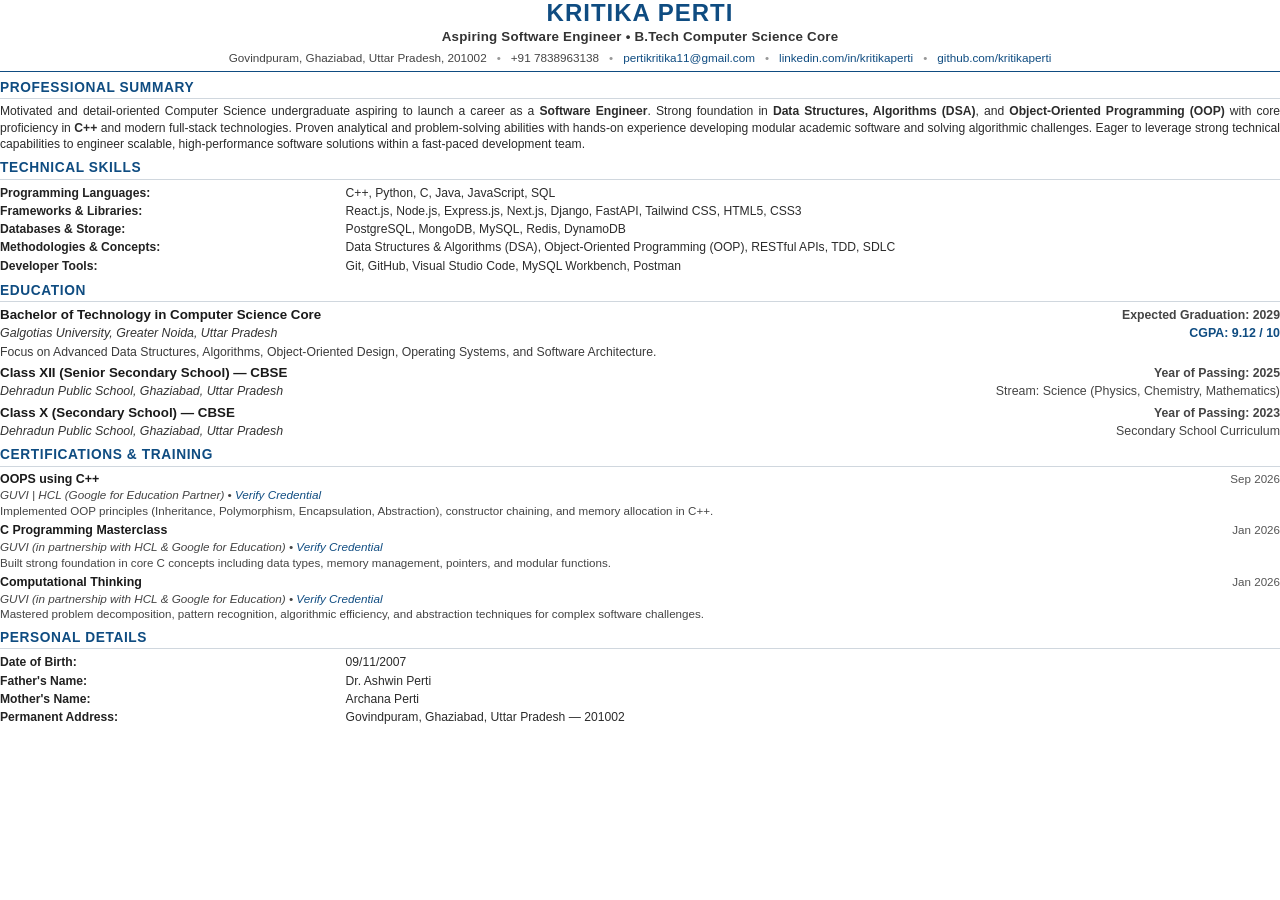
<file: cv_template.html>
<!DOCTYPE html>
<html lang="en">
<head>
  <meta charset="UTF-8" />
  <meta name="viewport" content="width=device-width, initial-scale=1.0" />
  <title>Kritika Perti - CV</title>
  <style>
    @page {
      size: A4;
      margin: 8mm 12mm 8mm 12mm;
    }

    *, *::before, *::after {
      box-sizing: border-box;
      margin: 0;
      padding: 0;
    }

    body {
      font-family: 'Calibri', 'Segoe UI', 'Helvetica Neue', Arial, sans-serif;
      color: #1a1a1a;
      background: #ffffff;
      line-height: 1.34;
      font-size: 9.3pt;
      -webkit-print-color-adjust: exact;
      print-color-adjust: exact;
    }

    a {
      color: #0f4c81;
      text-decoration: none;
    }

    a:hover {
      text-decoration: underline;
    }

    /* Header Section */
    .cv-header {
      text-align: center;
      padding-bottom: 5px;
      border-bottom: 1.8px solid #0f4c81;
      margin-bottom: 7px;
    }

    .cv-name {
      font-size: 18pt;
      font-weight: 700;
      letter-spacing: 1px;
      color: #0f4c81;
      text-transform: uppercase;
      margin-bottom: 2px;
      line-height: 1.1;
    }

    .cv-target {
      font-size: 10pt;
      font-weight: 600;
      color: #333333;
      margin-bottom: 4px;
      letter-spacing: 0.2px;
    }

    .cv-contact-bar {
      display: flex;
      flex-wrap: wrap;
      justify-content: center;
      align-items: center;
      gap: 10px;
      font-size: 8.8pt;
      color: #444444;
    }

    .cv-contact-item {
      display: inline-flex;
      align-items: center;
    }

    .cv-contact-bar span.sep {
      color: #999999;
    }

    /* Section Headings */
    .cv-section {
      margin-bottom: 7px;
    }

    .section-heading {
      font-size: 10.3pt;
      font-weight: 700;
      color: #0f4c81;
      text-transform: uppercase;
      letter-spacing: 0.6px;
      border-bottom: 1px solid #d0d7de;
      padding-bottom: 1px;
      margin-bottom: 4px;
      display: flex;
      align-items: center;
    }

    /* Professional Summary */
    .summary-text {
      text-align: justify;
      color: #2b2b2b;
      font-size: 9.1pt;
      line-height: 1.34;
    }

    /* Technical Skills */
    .skills-table {
      width: 100%;
      border-collapse: collapse;
      font-size: 9.1pt;
    }

    .skills-table td {
      padding: 1px 0;
      vertical-align: top;
    }

    .skills-category {
      font-weight: 700;
      color: #222222;
      width: 27%;
      white-space: nowrap;
    }

    .skills-list {
      color: #2b2b2b;
      width: 73%;
    }

    /* Education & Timeline */
    .timeline-entry {
      margin-bottom: 4px;
    }

    .timeline-entry:last-child {
      margin-bottom: 0;
    }

    .timeline-header {
      display: flex;
      justify-content: space-between;
      align-items: baseline;
    }

    .entry-degree {
      font-weight: 700;
      font-size: 10pt;
      color: #1a1a1a;
    }

    .entry-right {
      font-size: 9.2pt;
      font-weight: 600;
      color: #444444;
      white-space: nowrap;
    }

    .entry-sub {
      display: flex;
      justify-content: space-between;
      align-items: baseline;
      font-size: 9.3pt;
      color: #444444;
      margin-top: 1px;
    }

    .entry-institution {
      font-style: italic;
      color: #333333;
    }

    .cgpa-highlight {
      font-weight: 700;
      color: #0f4c81;
    }

    .entry-desc {
      font-size: 9.2pt;
      color: #3b3b3b;
      margin-top: 2px;
      line-height: 1.35;
    }

    /* Projects */
    .project-entry {
      margin-bottom: 4.5px;
    }

    .project-entry:last-child {
      margin-bottom: 0;
    }

    .project-header {
      display: flex;
      justify-content: space-between;
      align-items: baseline;
    }

    .project-title {
      font-weight: 700;
      font-size: 9.6pt;
      color: #1a1a1a;
    }

    .project-tech {
      font-size: 8.5pt;
      font-style: italic;
      color: #555555;
      font-weight: 500;
    }

    .project-bullets {
      margin-top: 1px;
      padding-left: 16px;
      font-size: 8.9pt;
      color: #333333;
    }

    .project-bullets li {
      margin-bottom: 1.5px;
      line-height: 1.3;
    }

    /* Certifications */
    .cert-entry {
      margin-bottom: 3.5px;
    }

    .cert-entry:last-child {
      margin-bottom: 0;
    }

    .cert-title-row {
      display: flex;
      justify-content: space-between;
      align-items: baseline;
      font-size: 9.3pt;
    }

    .cert-title {
      font-weight: 700;
      color: #1a1a1a;
    }

    .cert-date {
      font-size: 8.7pt;
      color: #555555;
    }

    .cert-issuer {
      font-size: 8.8pt;
      color: #444444;
      font-style: italic;
    }

    .cert-desc {
      font-size: 8.7pt;
      color: #444444;
      margin-top: 1px;
      line-height: 1.28;
    }
  </style>
</head>
<body>

  <!-- CV Header -->
  <header class="cv-header">
    <h1 class="cv-name">KRITIKA PERTI</h1>
    <div class="cv-target">Aspiring Software Engineer &bull; B.Tech Computer Science Core</div>
    <div class="cv-contact-bar">
      <div class="cv-contact-item">Govindpuram, Ghaziabad, Uttar Pradesh, 201002</div>
      <span class="sep">&bull;</span>
      <div class="cv-contact-item">+91 7838963138</div>
      <span class="sep">&bull;</span>
      <div class="cv-contact-item">
        <a href="mailto:pertikritika11@gmail.com">pertikritika11@gmail.com</a>
      </div>
      <span class="sep">&bull;</span>
      <div class="cv-contact-item">
        <a href="https://www.linkedin.com/in/kritikaperti/" target="_blank">linkedin.com/in/kritikaperti</a>
      </div>
      <span class="sep">&bull;</span>
      <div class="cv-contact-item">
        <a href="https://github.com/kritikaperti" target="_blank">github.com/kritikaperti</a>
      </div>
    </div>
  </header>

  <!-- Professional Summary -->
  <section class="cv-section">
    <h2 class="section-heading">Professional Summary</h2>
    <p class="summary-text">
      Motivated and detail-oriented Computer Science undergraduate aspiring to launch a career as a <strong>Software Engineer</strong>. Strong foundation in <strong>Data Structures, Algorithms (DSA)</strong>, and <strong>Object-Oriented Programming (OOP)</strong> with core proficiency in <strong>C++</strong> and modern full-stack technologies. Proven analytical and problem-solving abilities with hands-on experience developing modular academic software and solving algorithmic challenges. Eager to leverage strong technical capabilities to engineer scalable, high-performance software solutions within a fast-paced development team.
    </p>
  </section>

  <!-- Technical Skills -->
  <section class="cv-section">
    <h2 class="section-heading">Technical Skills</h2>
    <table class="skills-table">
      <tr>
        <td class="skills-category">Programming Languages:</td>
        <td class="skills-list">C++, Python, C, Java, JavaScript, SQL</td>
      </tr>
      <tr>
        <td class="skills-category">Frameworks &amp; Libraries:</td>
        <td class="skills-list">React.js, Node.js, Express.js, Next.js, Django, FastAPI, Tailwind CSS, HTML5, CSS3</td>
      </tr>
      <tr>
        <td class="skills-category">Databases &amp; Storage:</td>
        <td class="skills-list">PostgreSQL, MongoDB, MySQL, Redis, DynamoDB</td>
      </tr>
      <tr>
        <td class="skills-category">Methodologies &amp; Concepts:</td>
        <td class="skills-list">Data Structures &amp; Algorithms (DSA), Object-Oriented Programming (OOP), RESTful APIs, TDD, SDLC</td>
      </tr>
      <tr>
        <td class="skills-category">Developer Tools:</td>
        <td class="skills-list">Git, GitHub, Visual Studio Code, MySQL Workbench, Postman</td>
      </tr>
    </table>
  </section>

  <!-- Education -->
  <section class="cv-section">
    <h2 class="section-heading">Education</h2>

    <div class="timeline-entry">
      <div class="timeline-header">
        <span class="entry-degree">Bachelor of Technology in Computer Science Core</span>
        <span class="entry-right">Expected Graduation: 2029</span>
      </div>
      <div class="entry-sub">
        <span class="entry-institution">Galgotias University, Greater Noida, Uttar Pradesh</span>
        <span class="cgpa-highlight">CGPA: 9.12 / 10</span>
      </div>
      <div class="entry-desc">
        Focus on Advanced Data Structures, Algorithms, Object-Oriented Design, Operating Systems, and Software Architecture.
      </div>
    </div>

    <div class="timeline-entry">
      <div class="timeline-header">
        <span class="entry-degree">Class XII (Senior Secondary School) &mdash; CBSE</span>
        <span class="entry-right">Year of Passing: 2025</span>
      </div>
      <div class="entry-sub">
        <span class="entry-institution">Dehradun Public School, Ghaziabad, Uttar Pradesh</span>
        <span>Stream: Science (Physics, Chemistry, Mathematics)</span>
      </div>
    </div>

    <div class="timeline-entry">
      <div class="timeline-header">
        <span class="entry-degree">Class X (Secondary School) &mdash; CBSE</span>
        <span class="entry-right">Year of Passing: 2023</span>
      </div>
      <div class="entry-sub">
        <span class="entry-institution">Dehradun Public School, Ghaziabad, Uttar Pradesh</span>
        <span>Secondary School Curriculum</span>
      </div>
    </div>
  </section>



  <!-- Certifications & Training -->
  <section class="cv-section">
    <h2 class="section-heading">Certifications &amp; Training</h2>

    <div class="cert-entry">
      <div class="cert-title-row">
        <span class="cert-title">OOPS using C++</span>
        <span class="cert-date">Sep 2026</span>
      </div>
      <div class="cert-issuer">GUVI | HCL (Google for Education Partner) &bull; <a href="https://www.guvi.in/share-certificate/87g2I1QkHP6T8m8828" target="_blank">Verify Credential</a></div>
      <div class="cert-desc">Implemented OOP principles (Inheritance, Polymorphism, Encapsulation, Abstraction), constructor chaining, and memory allocation in C++.</div>
    </div>

    <div class="cert-entry">
      <div class="cert-title-row">
        <span class="cert-title">C Programming Masterclass</span>
        <span class="cert-date">Jan 2026</span>
      </div>
      <div class="cert-issuer">GUVI (in partnership with HCL &amp; Google for Education) &bull; <a href="https://www.guvi.in/certificate?id=C6N8aj568Yf71Dv063" target="_blank">Verify Credential</a></div>
      <div class="cert-desc">Built strong foundation in core C concepts including data types, memory management, pointers, and modular functions.</div>
    </div>

    <div class="cert-entry">
      <div class="cert-title-row">
        <span class="cert-title">Computational Thinking</span>
        <span class="cert-date">Jan 2026</span>
      </div>
      <div class="cert-issuer">GUVI (in partnership with HCL &amp; Google for Education) &bull; <a href="https://www.guvi.in/certificate?id=6786536AH7kl716V72" target="_blank">Verify Credential</a></div>
      <div class="cert-desc">Mastered problem decomposition, pattern recognition, algorithmic efficiency, and abstraction techniques for complex software challenges.</div>
    </div>
  </section>

  <!-- Personal Details -->
  <section class="cv-section">
    <h2 class="section-heading">Personal Details</h2>
    <table class="skills-table">
      <tr>
        <td class="skills-category">Date of Birth:</td>
        <td class="skills-list">09/11/2007</td>
      </tr>
      <tr>
        <td class="skills-category">Father's Name:</td>
        <td class="skills-list">Dr. Ashwin Perti</td>
      </tr>
      <tr>
        <td class="skills-category">Mother's Name:</td>
        <td class="skills-list">Archana Perti</td>
      </tr>
      <tr>
        <td class="skills-category">Permanent Address:</td>
        <td class="skills-list">Govindpuram, Ghaziabad, Uttar Pradesh &mdash; 201002</td>
      </tr>
    </table>
  </section>

</body>
</html>
</file>
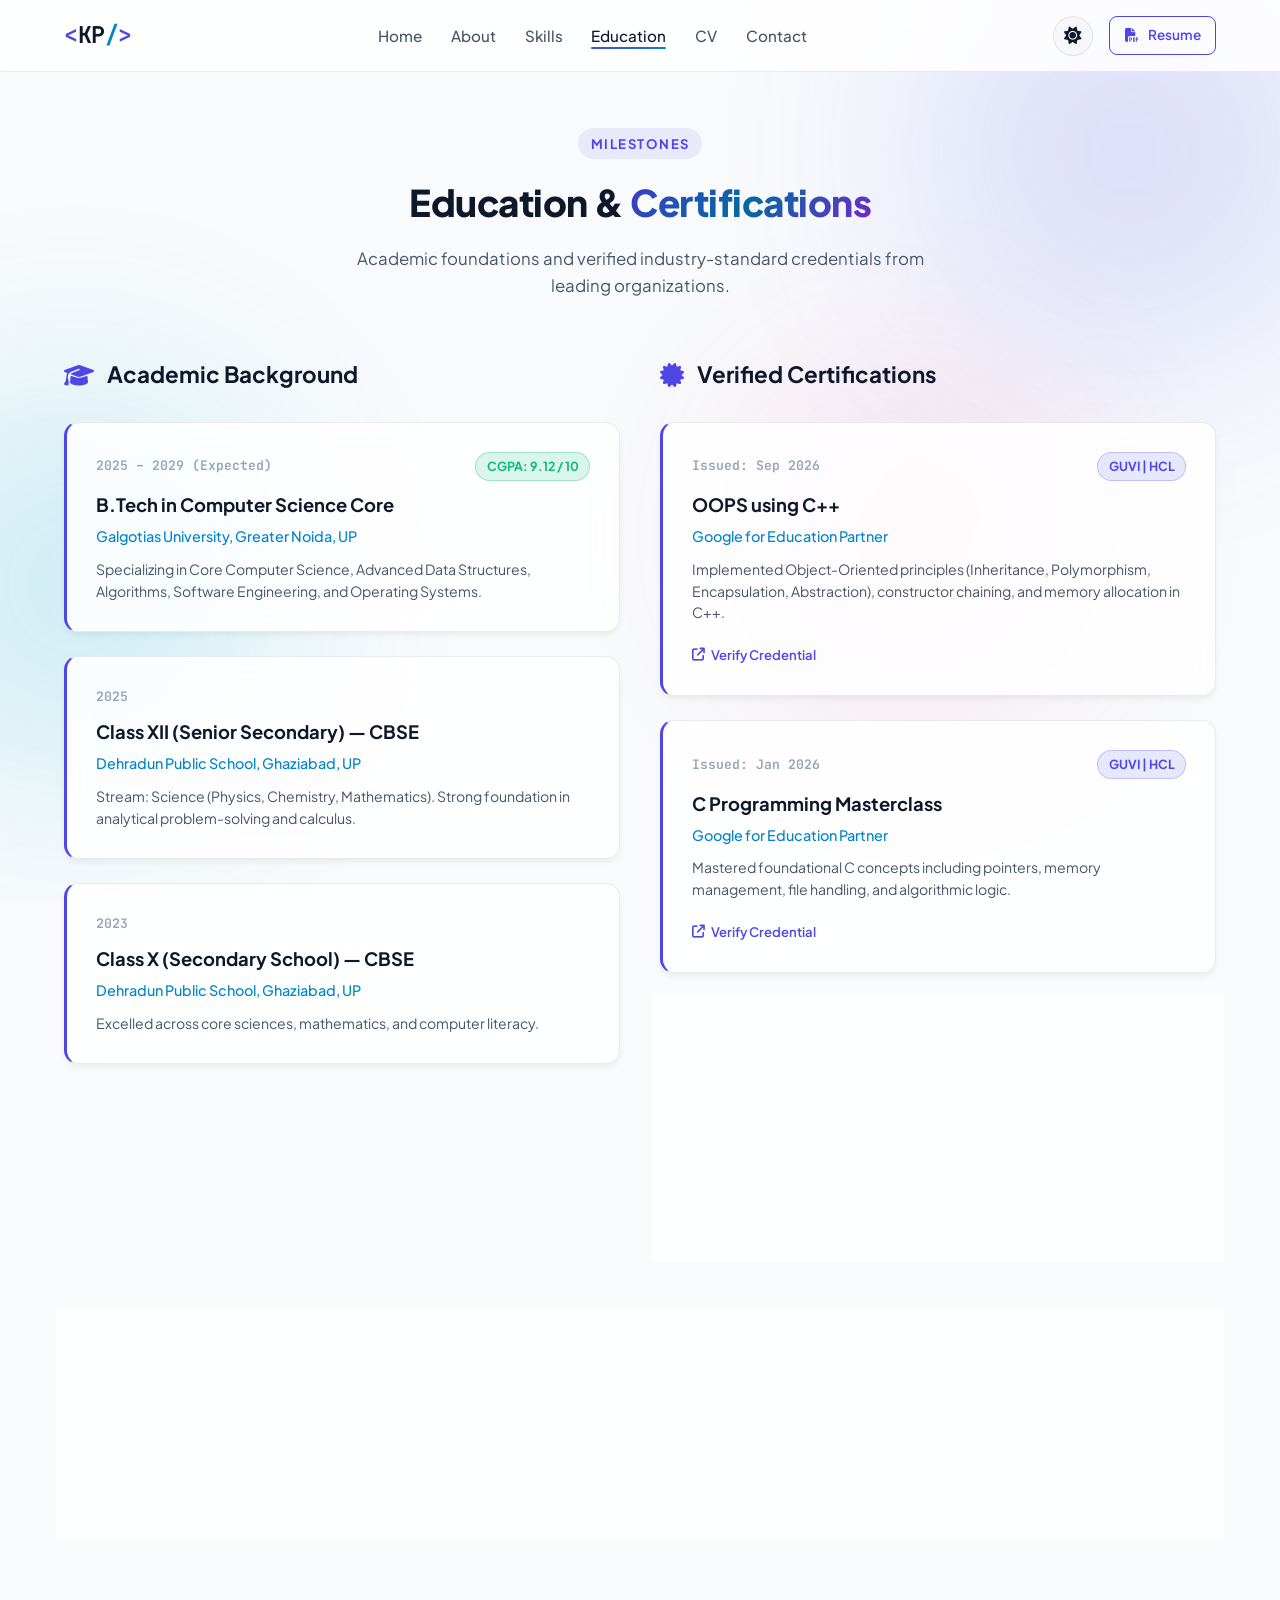
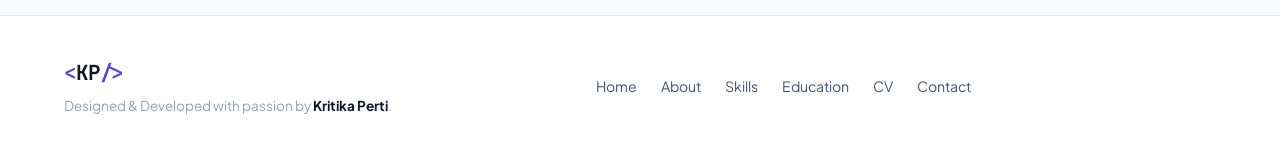
<file: education.html>
<!DOCTYPE html>
<html lang="en" data-theme="dark">
<head>
  <meta charset="UTF-8" />
  <meta name="viewport" content="width=device-width, initial-scale=1.0" />
  <title>Education &amp; Certifications | Kritika Perti</title>
  <meta name="description" content="Academic background and verified certifications of Kritika Perti - Galgotias University & Google for Education Partner credentials." />
  
  <!-- Favicon / Brand Icon -->
  <link rel="icon" type="image/x-icon" href="favicon.ico" />
  <link rel="icon" type="image/png" sizes="32x32" href="favicon-32x32.png" />
  <link rel="icon" type="image/png" sizes="16x16" href="favicon-16x16.png" />
  <link rel="apple-touch-icon" sizes="180x180" href="apple-touch-icon.png" />

  <!-- Google Fonts -->
  <link rel="preconnect" href="https://fonts.googleapis.com" />
  <link rel="preconnect" href="https://fonts.gstatic.com" crossorigin />
  <link href="https://fonts.googleapis.com/css2?family=Plus+Jakarta+Sans:wght@300;400;500;600;700;800&family=JetBrains+Mono:wght@400;500&display=swap" rel="stylesheet" />

  <!-- Font Awesome Icons -->
  <link rel="stylesheet" href="https://cdnjs.cloudflare.com/ajax/libs/font-awesome/6.5.1/css/all.min.css" />

  <!-- Custom Stylesheet -->
  <link rel="stylesheet" href="style.css" />
</head>
<body>

  <!-- Floating Background Ambient Blobs -->
  <div class="blob-container" aria-hidden="true">
    <div class="ambient-blob blob-1"></div>
    <div class="ambient-blob blob-2"></div>
    <div class="ambient-blob blob-3"></div>
  </div>

  <!-- Navigation Bar -->
  <header class="header" id="header">
    <div class="container nav-container">
      <a href="index.html" class="logo">
        <span class="logo-bracket">&lt;</span>KP<span class="logo-dot">/</span><span class="logo-bracket">&gt;</span>
      </a>

      <nav class="navbar" id="navbar">
        <ul class="nav-list">
          <li class="nav-item"><a href="index.html" class="nav-link">Home</a></li>
          <li class="nav-item"><a href="about.html" class="nav-link">About</a></li>
          <li class="nav-item"><a href="skills.html" class="nav-link">Skills</a></li>
          <li class="nav-item"><a href="education.html" class="nav-link active">Education</a></li>
          <li class="nav-item"><a href="cv.html" class="nav-link">CV</a></li>
          <li class="nav-item"><a href="contact.html" class="nav-link">Contact</a></li>
        </ul>
      </nav>

      <div class="nav-actions">
        <!-- Theme Toggle Button -->
        <button id="theme-toggle" class="icon-btn" aria-label="Toggle dark/light theme" title="Toggle Theme">
          <i class="fa-solid fa-moon"></i>
        </button>

        <!-- Resume Download Button in Nav -->
        <a href="KRITIKAPERTI_RESUME.pdf" download="KRITIKAPERTI_RESUME.pdf" class="btn btn-outline btn-sm nav-resume-btn" title="Download Resume (PDF)">
          <i class="fa-solid fa-file-pdf"></i>
          <span>Resume</span>
        </a>

        <!-- Mobile Hamburger Toggle -->
        <button id="menu-toggle" class="menu-toggle" aria-label="Toggle navigation menu" aria-expanded="false">
          <span class="bar"></span>
          <span class="bar"></span>
          <span class="bar"></span>
        </button>
      </div>
    </div>
  </header>

  <main class="subpage-wrapper">
    <div class="container">
      <div class="section-header text-center">
        <span class="section-tag">Milestones</span>
        <h1 class="section-title">Education &amp; <span class="gradient-text">Certifications</span></h1>
        <p class="section-subtitle">Academic foundations and verified industry-standard credentials from leading organizations.</p>
      </div>

      <div class="timeline-grid">
        <!-- Column 1: Education -->
        <div class="timeline-column">
          <div class="column-header">
            <i class="fa-solid fa-graduation-cap"></i>
            <h3>Academic Background</h3>
          </div>

          <div class="timeline-wrapper">
            <!-- Item 1 -->
            <div class="timeline-card glass-panel">
              <div class="timeline-meta">
                <span class="timeline-year">2025 – 2029 (Expected)</span>
                <span class="timeline-badge-score">CGPA: 9.12 / 10</span>
              </div>
              <h4 class="timeline-title">B.Tech in Computer Science Core</h4>
              <p class="timeline-institution">Galgotias University, Greater Noida, UP</p>
              <p class="timeline-details">
                Specializing in Core Computer Science, Advanced Data Structures, Algorithms, Software Engineering, and Operating Systems.
              </p>
            </div>

            <!-- Item 2 -->
            <div class="timeline-card glass-panel">
              <div class="timeline-meta">
                <span class="timeline-year">2025</span>
              </div>
              <h4 class="timeline-title">Class XII (Senior Secondary) — CBSE</h4>
              <p class="timeline-institution">Dehradun Public School, Ghaziabad, UP</p>
              <p class="timeline-details">
                Stream: Science (Physics, Chemistry, Mathematics). Strong foundation in analytical problem-solving and calculus.
              </p>
            </div>

            <!-- Item 3 -->
            <div class="timeline-card glass-panel">
              <div class="timeline-meta">
                <span class="timeline-year">2023</span>
              </div>
              <h4 class="timeline-title">Class X (Secondary School) — CBSE</h4>
              <p class="timeline-institution">Dehradun Public School, Ghaziabad, UP</p>
              <p class="timeline-details">
                Excelled across core sciences, mathematics, and computer literacy.
              </p>
            </div>
          </div>
        </div>

        <!-- Column 2: Certifications -->
        <div class="timeline-column">
          <div class="column-header">
            <i class="fa-solid fa-certificate"></i>
            <h3>Verified Certifications</h3>
          </div>

          <div class="timeline-wrapper">
            <!-- Cert 1 -->
            <div class="timeline-card glass-panel cert-card">
              <div class="timeline-meta">
                <span class="timeline-year">Issued: Sep 2026</span>
                <span class="timeline-badge-org">GUVI | HCL</span>
              </div>
              <h4 class="timeline-title">OOPS using C++</h4>
              <p class="timeline-institution">Google for Education Partner</p>
              <p class="timeline-details">
                Implemented Object-Oriented principles (Inheritance, Polymorphism, Encapsulation, Abstraction), constructor chaining, and memory allocation in C++.
              </p>
              <div class="cert-link-wrapper">
                <a href="https://www.guvi.in/share-certificate/87g2I1QkHP6T8m8828" target="_blank" rel="noopener noreferrer" class="cert-verify-link">
                  <i class="fa-solid fa-arrow-up-right-from-square"></i> Verify Credential
                </a>
              </div>
            </div>

            <!-- Cert 2 -->
            <div class="timeline-card glass-panel cert-card">
              <div class="timeline-meta">
                <span class="timeline-year">Issued: Jan 2026</span>
                <span class="timeline-badge-org">GUVI | HCL</span>
              </div>
              <h4 class="timeline-title">C Programming Masterclass</h4>
              <p class="timeline-institution">Google for Education Partner</p>
              <p class="timeline-details">
                Mastered foundational C concepts including pointers, memory management, file handling, and algorithmic logic.
              </p>
              <div class="cert-link-wrapper">
                <a href="https://www.guvi.in/certificate?id=C6N8aj568Yf71Dv063" target="_blank" rel="noopener noreferrer" class="cert-verify-link">
                  <i class="fa-solid fa-arrow-up-right-from-square"></i> Verify Credential
                </a>
              </div>
            </div>

            <!-- Cert 3 -->
            <div class="timeline-card glass-panel cert-card">
              <div class="timeline-meta">
                <span class="timeline-year">Issued: Jan 2026</span>
                <span class="timeline-badge-org">GUVI | HCL</span>
              </div>
              <h4 class="timeline-title">Computational Thinking</h4>
              <p class="timeline-institution">Google for Education Partner</p>
              <p class="timeline-details">
                Pattern recognition, problem decomposition, algorithm design, and abstraction techniques for complex software challenges.
              </p>
              <div class="cert-link-wrapper">
                <a href="https://www.guvi.in/certificate?id=6786536AH7kl716V72" target="_blank" rel="noopener noreferrer" class="cert-verify-link">
                  <i class="fa-solid fa-arrow-up-right-from-square"></i> Verify Credential
                </a>
              </div>
            </div>
          </div>
        </div>
      </div>

      <!-- Page Next Call to Action -->
      <div class="page-next-cta glass-panel">
        <div>
          <h3>Review my official Curriculum Vitae?</h3>
          <p>Inspect the complete verified CV document with personal details and direct PDF download.</p>
        </div>
        <div style="display: flex; gap: 1rem; flex-wrap: wrap;">
          <a href="cv.html" class="btn btn-primary">
            <span>View CV</span>
            <i class="fa-solid fa-arrow-right"></i>
          </a>
          <a href="KRITIKAPERTI_RESUME.pdf" download="KRITIKAPERTI_RESUME.pdf" class="btn btn-glass">
            <i class="fa-solid fa-file-pdf"></i>
            <span>Download Resume (PDF)</span>
          </a>
          <a href="contact.html" class="btn btn-secondary">
            <span>Contact Me</span>
          </a>
        </div>
      </div>
    </div>
  </main>

  <!-- Footer -->
  <footer class="footer">
    <div class="container footer-content">
      <div class="footer-left">
        <a href="index.html" class="footer-logo">
          <span class="logo-bracket">&lt;</span>KP<span class="logo-dot">/</span><span class="logo-bracket">&gt;</span>
        </a>
        <p class="footer-copy">
          Designed &amp; Developed with passion by <strong>Kritika Perti</strong>.
        </p>
      </div>

      <div class="footer-center">
        <ul class="footer-nav">
          <li><a href="index.html">Home</a></li>
          <li><a href="about.html">About</a></li>
          <li><a href="skills.html">Skills</a></li>
          <li><a href="education.html" class="active">Education</a></li>
          <li><a href="cv.html">CV</a></li>
          <li><a href="contact.html">Contact</a></li>
        </ul>
      </div>

      <div class="footer-right">
        <button id="back-to-top" class="back-to-top-btn" title="Back to Top" aria-label="Back to top">
          <i class="fa-solid fa-chevron-up"></i>
        </button>
      </div>
    </div>
  </footer>

  <!-- Toast Notification Container -->
  <div id="toast" class="toast" role="alert" aria-live="assertive"></div>

  <!-- Custom Scripts -->
  <script src="script.js"></script>
</body>
</html>
</file>
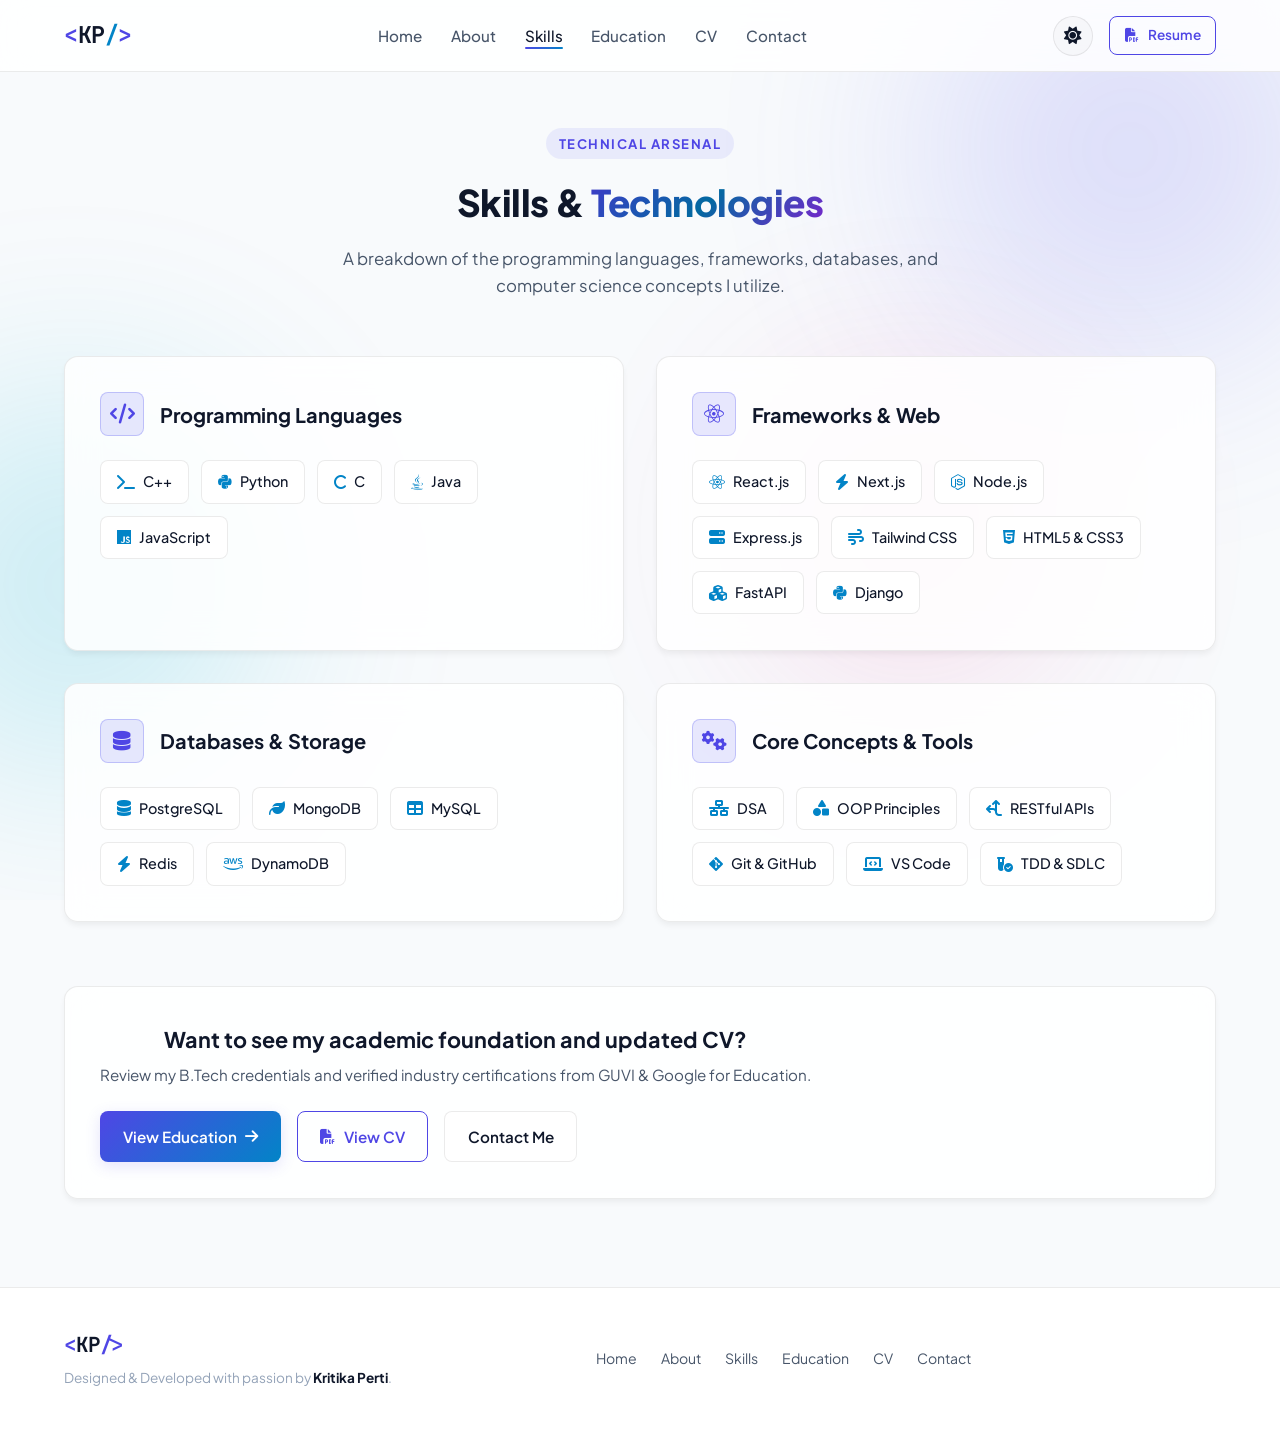
<file: skills.html>
<!DOCTYPE html>
<html lang="en" data-theme="dark">
<head>
  <meta charset="UTF-8" />
  <meta name="viewport" content="width=device-width, initial-scale=1.0" />
  <title>Skills &amp; Technologies | Kritika Perti</title>
  <meta name="description" content="Technical skills of Kritika Perti - Programming languages, frameworks, databases, and development tools." />
  
  <!-- Favicon / Brand Icon -->
  <link rel="icon" type="image/x-icon" href="favicon.ico" />
  <link rel="icon" type="image/png" sizes="32x32" href="favicon-32x32.png" />
  <link rel="icon" type="image/png" sizes="16x16" href="favicon-16x16.png" />
  <link rel="apple-touch-icon" sizes="180x180" href="apple-touch-icon.png" />

  <!-- Google Fonts -->
  <link rel="preconnect" href="https://fonts.googleapis.com" />
  <link rel="preconnect" href="https://fonts.gstatic.com" crossorigin />
  <link href="https://fonts.googleapis.com/css2?family=Plus+Jakarta+Sans:wght@300;400;500;600;700;800&family=JetBrains+Mono:wght@400;500&display=swap" rel="stylesheet" />

  <!-- Font Awesome Icons -->
  <link rel="stylesheet" href="https://cdnjs.cloudflare.com/ajax/libs/font-awesome/6.5.1/css/all.min.css" />

  <!-- Custom Stylesheet -->
  <link rel="stylesheet" href="style.css" />
</head>
<body>

  <!-- Floating Background Ambient Blobs -->
  <div class="blob-container" aria-hidden="true">
    <div class="ambient-blob blob-1"></div>
    <div class="ambient-blob blob-2"></div>
    <div class="ambient-blob blob-3"></div>
  </div>

  <!-- Navigation Bar -->
  <header class="header" id="header">
    <div class="container nav-container">
      <a href="index.html" class="logo">
        <span class="logo-bracket">&lt;</span>KP<span class="logo-dot">/</span><span class="logo-bracket">&gt;</span>
      </a>

      <nav class="navbar" id="navbar">
        <ul class="nav-list">
          <li class="nav-item"><a href="index.html" class="nav-link">Home</a></li>
          <li class="nav-item"><a href="about.html" class="nav-link">About</a></li>
          <li class="nav-item"><a href="skills.html" class="nav-link active">Skills</a></li>
          <li class="nav-item"><a href="education.html" class="nav-link">Education</a></li>
          <li class="nav-item"><a href="cv.html" class="nav-link">CV</a></li>
          <li class="nav-item"><a href="contact.html" class="nav-link">Contact</a></li>
        </ul>
      </nav>

      <div class="nav-actions">
        <!-- Theme Toggle Button -->
        <button id="theme-toggle" class="icon-btn" aria-label="Toggle dark/light theme" title="Toggle Theme">
          <i class="fa-solid fa-moon"></i>
        </button>

        <!-- Resume Download Button in Nav -->
        <a href="KRITIKAPERTI_RESUME.pdf" download="KRITIKAPERTI_RESUME.pdf" class="btn btn-outline btn-sm nav-resume-btn" title="Download Resume (PDF)">
          <i class="fa-solid fa-file-pdf"></i>
          <span>Resume</span>
        </a>

        <!-- Mobile Hamburger Toggle -->
        <button id="menu-toggle" class="menu-toggle" aria-label="Toggle navigation menu" aria-expanded="false">
          <span class="bar"></span>
          <span class="bar"></span>
          <span class="bar"></span>
        </button>
      </div>
    </div>
  </header>

  <main class="subpage-wrapper">
    <div class="container">
      <div class="section-header text-center">
        <span class="section-tag">Technical Arsenal</span>
        <h1 class="section-title">Skills &amp; <span class="gradient-text">Technologies</span></h1>
        <p class="section-subtitle">A breakdown of the programming languages, frameworks, databases, and computer science concepts I utilize.</p>
      </div>

      <div class="skills-grid">
        <!-- Skill Card 1: Languages -->
        <div class="skill-category-card glass-panel">
          <div class="skill-card-header">
            <div class="skill-card-icon"><i class="fa-solid fa-code"></i></div>
            <h3>Programming Languages</h3>
          </div>
          <div class="skill-tags-wrapper">
            <div class="skill-badge"><i class="fa-solid fa-terminal"></i> C++</div>
            <div class="skill-badge"><i class="fa-brands fa-python"></i> Python</div>
            <div class="skill-badge"><i class="fa-solid fa-c"></i> C</div>
            <div class="skill-badge"><i class="fa-brands fa-java"></i> Java</div>
            <div class="skill-badge"><i class="fa-brands fa-js"></i> JavaScript</div>
          </div>
        </div>

        <!-- Skill Card 2: Frameworks & Web -->
        <div class="skill-category-card glass-panel">
          <div class="skill-card-header">
            <div class="skill-card-icon"><i class="fa-brands fa-react"></i></div>
            <h3>Frameworks &amp; Web</h3>
          </div>
          <div class="skill-tags-wrapper">
            <div class="skill-badge"><i class="fa-brands fa-react"></i> React.js</div>
            <div class="skill-badge"><i class="fa-solid fa-bolt"></i> Next.js</div>
            <div class="skill-badge"><i class="fa-brands fa-node-js"></i> Node.js</div>
            <div class="skill-badge"><i class="fa-solid fa-server"></i> Express.js</div>
            <div class="skill-badge"><i class="fa-solid fa-wind"></i> Tailwind CSS</div>
            <div class="skill-badge"><i class="fa-brands fa-html5"></i> HTML5 &amp; CSS3</div>
            <div class="skill-badge"><i class="fa-solid fa-cubes"></i> FastAPI</div>
            <div class="skill-badge"><i class="fa-brands fa-python"></i> Django</div>
          </div>
        </div>

        <!-- Skill Card 3: Databases & Storage -->
        <div class="skill-category-card glass-panel">
          <div class="skill-card-header">
            <div class="skill-card-icon"><i class="fa-solid fa-database"></i></div>
            <h3>Databases &amp; Storage</h3>
          </div>
          <div class="skill-tags-wrapper">
            <div class="skill-badge"><i class="fa-solid fa-database"></i> PostgreSQL</div>
            <div class="skill-badge"><i class="fa-solid fa-leaf"></i> MongoDB</div>
            <div class="skill-badge"><i class="fa-solid fa-table"></i> MySQL</div>
            <div class="skill-badge"><i class="fa-solid fa-bolt"></i> Redis</div>
            <div class="skill-badge"><i class="fa-brands fa-aws"></i> DynamoDB</div>
          </div>
        </div>

        <!-- Skill Card 4: Core Concepts & Tools -->
        <div class="skill-category-card glass-panel">
          <div class="skill-card-header">
            <div class="skill-card-icon"><i class="fa-solid fa-gears"></i></div>
            <h3>Core Concepts &amp; Tools</h3>
          </div>
          <div class="skill-tags-wrapper">
            <div class="skill-badge"><i class="fa-solid fa-network-wired"></i> DSA</div>
            <div class="skill-badge"><i class="fa-solid fa-shapes"></i> OOP Principles</div>
            <div class="skill-badge"><i class="fa-solid fa-arrows-split-up-and-left"></i> RESTful APIs</div>
            <div class="skill-badge"><i class="fa-brands fa-git-alt"></i> Git &amp; GitHub</div>
            <div class="skill-badge"><i class="fa-solid fa-laptop-code"></i> VS Code</div>
            <div class="skill-badge"><i class="fa-solid fa-vial-circle-check"></i> TDD &amp; SDLC</div>
          </div>
        </div>
      </div>

      <!-- Page Next Call to Action -->
      <div class="page-next-cta glass-panel">
        <div>
          <h3>Want to see my academic foundation and updated CV?</h3>
          <p>Review my B.Tech credentials and verified industry certifications from GUVI & Google for Education.</p>
        </div>
        <div style="display: flex; gap: 1rem; flex-wrap: wrap;">
          <a href="education.html" class="btn btn-primary">
            <span>View Education</span>
            <i class="fa-solid fa-arrow-right"></i>
          </a>
          <a href="cv.html" class="btn btn-outline">
            <i class="fa-solid fa-file-pdf"></i>
            <span>View CV</span>
          </a>
          <a href="contact.html" class="btn btn-secondary">
            <span>Contact Me</span>
          </a>
        </div>
      </div>
    </div>
  </main>

  <!-- Footer -->
  <footer class="footer">
    <div class="container footer-content">
      <div class="footer-left">
        <a href="index.html" class="footer-logo">
          <span class="logo-bracket">&lt;</span>KP<span class="logo-dot">/</span><span class="logo-bracket">&gt;</span>
        </a>
        <p class="footer-copy">
          Designed &amp; Developed with passion by <strong>Kritika Perti</strong>.
        </p>
      </div>

      <div class="footer-center">
        <ul class="footer-nav">
          <li><a href="index.html">Home</a></li>
          <li><a href="about.html">About</a></li>
          <li><a href="skills.html" class="active">Skills</a></li>
          <li><a href="education.html">Education</a></li>
          <li><a href="cv.html">CV</a></li>
          <li><a href="contact.html">Contact</a></li>
        </ul>
      </div>

      <div class="footer-right">
        <button id="back-to-top" class="back-to-top-btn" title="Back to Top" aria-label="Back to top">
          <i class="fa-solid fa-chevron-up"></i>
        </button>
      </div>
    </div>
  </footer>

  <!-- Toast Notification Container -->
  <div id="toast" class="toast" role="alert" aria-live="assertive"></div>

  <!-- Custom Scripts -->
  <script src="script.js"></script>
</body>
</html>
</file>
<file: style.css>
/* ==========================================================================
   PORTFOLIO STYLESHEET - KRITIKA PERTI
   Modern Glassmorphism & High-Contrast Design
   ========================================================================== */

/* --- CSS Variables / Design Tokens --- */
:root {
  /* Color Palette - Dark Mode (Default) */
  --bg-base: #0a0e17;
  --bg-surface: #111827;
  --bg-card: rgba(17, 24, 39, 0.7);
  --bg-card-hover: rgba(28, 37, 56, 0.85);
  --bg-glass: rgba(255, 255, 255, 0.04);
  --border-glass: rgba(255, 255, 255, 0.08);
  --border-glass-hover: rgba(99, 102, 241, 0.35);

  --text-primary: #f9fafb;
  --text-secondary: #9ca3af;
  --text-muted: #6b7280;

  --accent-primary: #6366f1;       /* Indigo */
  --accent-secondary: #06b6d4;     /* Cyan */
  --accent-tertiary: #ec4899;      /* Pink */
  --accent-glow: rgba(99, 102, 241, 0.25);

  --gradient-primary: linear-gradient(135deg, #6366f1 0%, #06b6d4 100%);
  --gradient-card: linear-gradient(135deg, rgba(255, 255, 255, 0.05) 0%, rgba(255, 255, 255, 0.01) 100%);
  --gradient-text: linear-gradient(135deg, #818cf8 0%, #38bdf8 50%, #c084fc 100%);

  --shadow-sm: 0 4px 6px -1px rgba(0, 0, 0, 0.3);
  --shadow-md: 0 10px 25px -5px rgba(0, 0, 0, 0.4);
  --shadow-lg: 0 20px 40px -10px rgba(0, 0, 0, 0.6);
  --shadow-glow: 0 0 25px var(--accent-glow);

  --radius-sm: 8px;
  --radius-md: 14px;
  --radius-lg: 20px;
  --radius-full: 9999px;

  --font-main: 'Plus Jakarta Sans', -apple-system, BlinkMacSystemFont, sans-serif;
  --font-mono: 'JetBrains Mono', monospace;

  --header-height: 72px;
  --transition-fast: 0.2s ease;
  --transition-normal: 0.3s cubic-bezier(0.4, 0, 0.2, 1);
}

/* Light Theme Variables */
[data-theme="light"] {
  --bg-base: #f8fafc;
  --bg-surface: #ffffff;
  --bg-card: rgba(255, 255, 255, 0.85);
  --bg-card-hover: rgba(255, 255, 255, 0.95);
  --bg-glass: rgba(0, 0, 0, 0.02);
  --border-glass: rgba(0, 0, 0, 0.08);
  --border-glass-hover: rgba(99, 102, 241, 0.4);

  --text-primary: #0f172a;
  --text-secondary: #475569;
  --text-muted: #94a3b8;

  --accent-primary: #4f46e5;
  --accent-secondary: #0284c7;
  --accent-glow: rgba(79, 70, 229, 0.15);

  --gradient-primary: linear-gradient(135deg, #4f46e5 0%, #0284c7 100%);
  --gradient-card: linear-gradient(135deg, rgba(255, 255, 255, 0.9) 0%, rgba(241, 245, 249, 0.6) 100%);
  --gradient-text: linear-gradient(135deg, #4338ca 0%, #0369a1 50%, #7e22ce 100%);

  --shadow-sm: 0 4px 6px -1px rgba(0, 0, 0, 0.06);
  --shadow-md: 0 10px 25px -5px rgba(0, 0, 0, 0.08);
  --shadow-lg: 0 20px 40px -10px rgba(0, 0, 0, 0.1);
  --shadow-glow: 0 0 25px rgba(79, 70, 229, 0.2);
}

/* --- Global Resets & Base --- */
*, *::before, *::after {
  box-sizing: border-box;
  margin: 0;
  padding: 0;
}

html {
  scroll-behavior: smooth;
  font-size: 16px;
}

body {
  font-family: var(--font-main);
  background-color: var(--bg-base);
  color: var(--text-primary);
  line-height: 1.65;
  overflow-x: hidden;
  transition: background-color var(--transition-normal), color var(--transition-normal);
  position: relative;
  min-height: 100vh;
}

a {
  color: inherit;
  text-decoration: none;
  transition: color var(--transition-fast);
}

button {
  font-family: inherit;
  cursor: pointer;
  border: none;
  background: none;
  outline: none;
}

img {
  max-width: 100%;
  height: auto;
  display: block;
}

/* Container */
.container {
  width: 100%;
  max-width: 1200px;
  margin: 0 auto;
  padding: 0 1.5rem;
}

/* Section Spacing */
.section {
  padding: 6rem 0;
  position: relative;
}

/* Subpage Dedicated Layout */
.subpage-wrapper {
  padding-top: calc(var(--header-height) + 3.5rem);
  padding-bottom: 5.5rem;
  min-height: calc(100vh - var(--header-height));
  position: relative;
  z-index: 1;
}

.page-next-cta {
  margin-top: 4rem;
  padding: 2.2rem;
  text-align: center;
  display: flex;
  align-items: center;
  justify-content: space-between;
  flex-wrap: wrap;
  gap: 1.5rem;
}

.page-next-cta h3 {
  font-size: 1.35rem;
  font-weight: 700;
  margin-bottom: 0.3rem;
}

.page-next-cta p {
  color: var(--text-secondary);
  font-size: 0.95rem;
}

.home-nav-cards {
  display: grid;
  grid-template-columns: repeat(auto-fit, minmax(250px, 1fr));
  gap: 1.5rem;
  margin-top: 3.5rem;
}

/* CV Page Styles */
.cv-action-bar {
  display: flex;
  justify-content: center;
  align-items: center;
  gap: 1rem;
  margin-bottom: 2.5rem;
  flex-wrap: wrap;
}

.cv-viewer-wrapper {
  max-width: 860px;
  margin: 0 auto;
  padding: 2.5rem;
  background: var(--bg-card);
  border: 1px solid var(--border-glass);
  border-radius: var(--radius-lg);
  box-shadow: var(--shadow-lg);
}

.cv-paper {
  background: #ffffff;
  color: #1a1a1a;
  padding: 3rem 2.5rem;
  border-radius: var(--radius-sm);
  box-shadow: 0 5px 25px rgba(0, 0, 0, 0.15);
  font-size: 0.95rem;
  line-height: 1.5;
}

.cv-paper a {
  color: #0f4c81;
}

.cv-paper a:hover {
  text-decoration: underline;
}

.cv-paper-header {
  text-align: center;
  border-bottom: 2px solid #0f4c81;
  padding-bottom: 0.8rem;
  margin-bottom: 1.2rem;
}

.cv-paper-name {
  font-size: 1.85rem;
  font-weight: 800;
  color: #0f4c81;
  text-transform: uppercase;
  letter-spacing: 1px;
  margin-bottom: 0.2rem;
}

.cv-paper-target {
  font-size: 0.98rem;
  font-weight: 600;
  color: #444444;
  margin-bottom: 0.4rem;
}

.cv-paper-contact {
  display: flex;
  flex-wrap: wrap;
  justify-content: center;
  gap: 0.8rem;
  font-size: 0.88rem;
  color: #555555;
}

.cv-paper-section {
  margin-bottom: 1.2rem;
}

.cv-paper-section-title {
  font-size: 1.05rem;
  font-weight: 700;
  color: #0f4c81;
  text-transform: uppercase;
  letter-spacing: 0.8px;
  border-bottom: 1px solid #d0d7de;
  padding-bottom: 0.25rem;
  margin-bottom: 0.6rem;
}

.cv-paper-table {
  width: 100%;
  border-collapse: collapse;
  font-size: 0.9rem;
}

.cv-paper-table td {
  padding: 0.25rem 0;
  vertical-align: top;
}

.cv-paper-cat {
  font-weight: 700;
  color: #222222;
  width: 28%;
}

.cv-paper-val {
  color: #333333;
  width: 72%;
}

.cv-paper-entry {
  margin-bottom: 0.75rem;
}

.cv-paper-entry-head {
  display: flex;
  justify-content: space-between;
  font-weight: 700;
  font-size: 0.95rem;
  color: #1a1a1a;
}

.cv-paper-entry-sub {
  display: flex;
  justify-content: space-between;
  font-size: 0.88rem;
  color: #555555;
  margin-top: 0.1rem;
}

.nav-explore-card {
  padding: 2rem 1.8rem;
  display: flex;
  flex-direction: column;
  align-items: flex-start;
  text-decoration: none;
  border-radius: var(--radius-md);
  transition: transform var(--transition-normal), border-color var(--transition-normal), box-shadow var(--transition-normal);
}

.nav-explore-card:hover {
  transform: translateY(-4px);
  border-color: var(--accent-primary);
  box-shadow: 0 10px 25px var(--accent-glow);
}

.nav-explore-icon {
  width: 48px;
  height: 48px;
  border-radius: var(--radius-sm);
  background: var(--gradient-primary);
  display: flex;
  align-items: center;
  justify-content: center;
  color: #ffffff;
  font-size: 1.3rem;
  margin-bottom: 1.2rem;
}

.nav-explore-card h3 {
  font-size: 1.2rem;
  font-weight: 700;
  margin-bottom: 0.4rem;
  color: var(--text-primary);
}

.nav-explore-card p {
  font-size: 0.9rem;
  color: var(--text-secondary);
  margin-bottom: 1.2rem;
  line-height: 1.5;
}

.explore-link-text {
  font-size: 0.88rem;
  font-weight: 600;
  color: var(--accent-secondary);
  display: inline-flex;
  align-items: center;
  gap: 0.4rem;
  transition: gap var(--transition-fast);
}

.nav-explore-card:hover .explore-link-text {
  gap: 0.7rem;
}

/* Typography & Utility */
.gradient-text {
  background: var(--gradient-text);
  -webkit-background-clip: text;
  -webkit-text-fill-color: transparent;
  display: inline-block;
}

.text-center {
  text-align: center;
}

.text-accent {
  color: var(--accent-primary);
}

/* Ambient Background Blur Blobs */
.blob-container {
  position: fixed;
  top: 0;
  left: 0;
  width: 100vw;
  height: 100vh;
  pointer-events: none;
  z-index: 0;
  overflow: hidden;
}

.ambient-blob {
  position: absolute;
  border-radius: 50%;
  filter: blur(100px);
  opacity: 0.25;
  transition: transform 0.5s ease-out;
  animation: floatBlobs 18s ease-in-out infinite alternate;
}

.blob-1 {
  width: 500px;
  height: 500px;
  background: radial-gradient(circle, #6366f1, transparent);
  top: -100px;
  right: -100px;
}

.blob-2 {
  width: 450px;
  height: 450px;
  background: radial-gradient(circle, #06b6d4, transparent);
  bottom: 10%;
  left: -150px;
  animation-delay: -5s;
}

.blob-3 {
  width: 350px;
  height: 350px;
  background: radial-gradient(circle, #ec4899, transparent);
  top: 40%;
  right: 15%;
  animation-delay: -10s;
}

@keyframes floatBlobs {
  0% { transform: translate(0, 0) scale(1); }
  50% { transform: translate(40px, 30px) scale(1.08); }
  100% { transform: translate(-30px, -20px) scale(0.95); }
}

/* Glassmorphism Panel */
.glass-panel {
  background: var(--bg-card);
  backdrop-filter: blur(16px);
  -webkit-backdrop-filter: blur(16px);
  border: 1px solid var(--border-glass);
  border-radius: var(--radius-md);
  box-shadow: var(--shadow-sm);
  transition: transform var(--transition-normal), border-color var(--transition-normal), box-shadow var(--transition-normal);
}

.glass-panel:hover {
  border-color: var(--border-glass-hover);
  box-shadow: var(--shadow-md);
}

/* ==========================================================================
   NAVIGATION HEADER
   ========================================================================== */
.header {
  position: fixed;
  top: 0;
  left: 0;
  width: 100%;
  height: var(--header-height);
  z-index: 1000;
  background: rgba(10, 14, 23, 0.75);
  backdrop-filter: blur(16px);
  -webkit-backdrop-filter: blur(16px);
  border-bottom: 1px solid var(--border-glass);
  transition: background-color var(--transition-normal), border-color var(--transition-normal);
}

[data-theme="light"] .header {
  background: rgba(255, 255, 255, 0.85);
}

.nav-container {
  display: flex;
  align-items: center;
  justify-content: space-between;
  height: 100%;
}

/* Logo */
.logo {
  font-family: var(--font-mono);
  font-size: 1.45rem;
  font-weight: 700;
  color: var(--text-primary);
  display: inline-flex;
  align-items: center;
  letter-spacing: -0.5px;
}

.logo-bracket {
  color: var(--accent-primary);
  transition: transform var(--transition-fast);
}

.logo:hover .logo-bracket {
  transform: scale(1.15);
}

.logo-dot {
  color: var(--accent-secondary);
}

/* Nav Menu */
.navbar {
  display: flex;
  align-items: center;
}

.nav-list {
  display: flex;
  list-style: none;
  gap: 1.8rem;
  align-items: center;
}

.nav-link {
  font-size: 0.95rem;
  font-weight: 500;
  color: var(--text-secondary);
  position: relative;
  padding: 0.3rem 0;
  transition: color var(--transition-fast);
}

.nav-link:hover,
.nav-link.active {
  color: var(--text-primary);
}

.nav-link::after {
  content: '';
  position: absolute;
  bottom: 0;
  left: 0;
  width: 0%;
  height: 2px;
  background: var(--gradient-primary);
  transition: width var(--transition-fast);
  border-radius: 2px;
}

.nav-link:hover::after,
.nav-link.active::after {
  width: 100%;
}

/* Nav Actions */
.nav-actions {
  display: flex;
  align-items: center;
  gap: 1rem;
}

.icon-btn {
  display: flex;
  align-items: center;
  justify-content: center;
  width: 40px;
  height: 40px;
  border-radius: 50%;
  background: var(--bg-glass);
  border: 1px solid var(--border-glass);
  color: var(--text-primary);
  font-size: 1.1rem;
  transition: all var(--transition-fast);
}

.icon-btn:hover {
  background: var(--accent-glow);
  border-color: var(--accent-primary);
  transform: translateY(-2px);
}

.nav-resume-btn {
  display: inline-flex;
}

/* Mobile Toggle */
.menu-toggle {
  display: none;
  flex-direction: column;
  justify-content: space-between;
  width: 28px;
  height: 20px;
  background: transparent;
  cursor: pointer;
  z-index: 1010;
}

.menu-toggle .bar {
  height: 2.5px;
  width: 100%;
  background-color: var(--text-primary);
  border-radius: 2px;
  transition: all var(--transition-fast);
}

.menu-toggle.active .bar:nth-child(1) {
  transform: translateY(8.5px) rotate(45deg);
}

.menu-toggle.active .bar:nth-child(2) {
  opacity: 0;
}

.menu-toggle.active .bar:nth-child(3) {
  transform: translateY(-8.5px) rotate(-45deg);
}

/* ==========================================================================
   BUTTONS
   ========================================================================== */
.btn {
  display: inline-flex;
  align-items: center;
  justify-content: center;
  gap: 0.55rem;
  font-size: 0.95rem;
  font-weight: 600;
  padding: 0.75rem 1.4rem;
  border-radius: var(--radius-sm);
  transition: all var(--transition-normal);
  text-decoration: none;
  cursor: pointer;
  white-space: nowrap;
}

.btn-sm {
  padding: 0.45rem 0.9rem;
  font-size: 0.85rem;
  border-radius: var(--radius-sm);
}

.btn-primary {
  background: var(--gradient-primary);
  color: #ffffff;
  box-shadow: 0 4px 15px var(--accent-glow);
}

.btn-primary:hover {
  transform: translateY(-2px);
  box-shadow: 0 6px 20px rgba(99, 102, 241, 0.4);
}

.btn-outline {
  background: transparent;
  border: 1.5px solid var(--accent-primary);
  color: var(--accent-primary);
}

.btn-outline:hover {
  background: var(--accent-primary);
  color: #ffffff;
  transform: translateY(-2px);
  box-shadow: 0 4px 15px var(--accent-glow);
}

.btn-glass {
  background: var(--bg-glass);
  border: 1px solid var(--border-glass);
  color: var(--text-primary);
}

.btn-glass:hover {
  background: rgba(255, 255, 255, 0.1);
  border-color: var(--accent-secondary);
  transform: translateY(-2px);
}

.btn-secondary {
  background: var(--bg-surface);
  border: 1px solid var(--border-glass);
  color: var(--text-primary);
}

.btn-secondary:hover {
  background: var(--bg-card-hover);
  border-color: var(--border-glass-hover);
  transform: translateY(-2px);
}

/* ==========================================================================
   HERO SECTION
   ========================================================================== */
.hero-section {
  min-height: 100vh;
  display: flex;
  align-items: center;
  padding-top: calc(var(--header-height) + 2rem);
  padding-bottom: 4rem;
  position: relative;
  z-index: 1;
}

.hero-grid {
  display: grid;
  grid-template-columns: 1.2fr 0.8fr;
  gap: 3.5rem;
  align-items: center;
}

.status-badge {
  display: inline-flex;
  align-items: center;
  gap: 0.6rem;
  background: rgba(99, 102, 241, 0.1);
  border: 1px solid rgba(99, 102, 241, 0.25);
  color: var(--accent-primary);
  font-size: 0.82rem;
  font-weight: 600;
  padding: 0.4rem 1rem;
  border-radius: var(--radius-full);
  margin-bottom: 1.5rem;
  text-transform: uppercase;
  letter-spacing: 0.5px;
}

.pulsing-dot {
  width: 8px;
  height: 8px;
  border-radius: 50%;
  background: #10b981;
  box-shadow: 0 0 0 0 rgba(16, 185, 129, 0.7);
  animation: pulseDot 1.8s infinite;
}

@keyframes pulseDot {
  0% { box-shadow: 0 0 0 0 rgba(16, 185, 129, 0.7); }
  70% { box-shadow: 0 0 0 8px rgba(16, 185, 129, 0); }
  100% { box-shadow: 0 0 0 0 rgba(16, 185, 129, 0); }
}

.hero-title {
  font-size: 3.4rem;
  font-weight: 800;
  line-height: 1.15;
  margin-bottom: 1rem;
  letter-spacing: -1px;
}

.hero-subtitle {
  font-size: 1.45rem;
  font-weight: 600;
  color: var(--text-secondary);
  margin-bottom: 1.5rem;
  min-height: 2.2rem;
}

.typed-wrapper {
  color: var(--accent-secondary);
  font-weight: 700;
}

.cursor {
  display: inline-block;
  background-color: var(--accent-secondary);
  width: 2.5px;
  animation: blinkCursor 0.8s infinite;
}

@keyframes blinkCursor {
  0%, 100% { opacity: 1; }
  50% { opacity: 0; }
}

.hero-description {
  font-size: 1.05rem;
  color: var(--text-secondary);
  max-width: 580px;
  margin-bottom: 2rem;
  line-height: 1.7;
}

.hero-description strong {
  color: var(--text-primary);
  font-weight: 600;
}

.hero-cta-group {
  display: flex;
  flex-wrap: wrap;
  gap: 1rem;
  margin-bottom: 2.2rem;
}

.hero-socials {
  display: flex;
  align-items: center;
  gap: 1rem;
}

.socials-label {
  font-size: 0.9rem;
  font-weight: 600;
  color: var(--text-muted);
}

.social-icon {
  display: flex;
  align-items: center;
  justify-content: center;
  width: 42px;
  height: 42px;
  border-radius: 50%;
  background: var(--bg-surface);
  border: 1px solid var(--border-glass);
  color: var(--text-secondary);
  font-size: 1.1rem;
  transition: all var(--transition-fast);
}

.social-icon:hover {
  color: #ffffff;
  background: var(--accent-primary);
  border-color: var(--accent-primary);
  transform: translateY(-3px);
  box-shadow: 0 6px 15px var(--accent-glow);
}

/* Hero Profile Card Visual */
.profile-card-wrapper {
  position: relative;
  display: flex;
  justify-content: center;
}

.profile-card {
  width: 100%;
  max-width: 380px;
  padding: 2.5rem 2rem;
  text-align: center;
  border-radius: var(--radius-lg);
  position: relative;
  background: var(--gradient-card);
}

.card-avatar {
  width: 96px;
  height: 96px;
  border-radius: 50%;
  margin: 0 auto 1.5rem;
  padding: 4px;
  background: var(--gradient-primary);
  box-shadow: var(--shadow-glow);
}

.avatar-inner {
  width: 100%;
  height: 100%;
  border-radius: 50%;
  background: var(--bg-surface);
  display: flex;
  align-items: center;
  justify-content: center;
  font-size: 2.4rem;
  color: var(--accent-secondary);
}

.profile-name {
  font-size: 1.5rem;
  font-weight: 700;
  margin-bottom: 0.25rem;
}

.profile-title {
  font-size: 0.9rem;
  color: var(--accent-primary);
  font-weight: 600;
  margin-bottom: 0.5rem;
}

.profile-location {
  font-size: 0.85rem;
  color: var(--text-muted);
  display: flex;
  align-items: center;
  justify-content: center;
  gap: 0.4rem;
  margin-bottom: 1.5rem;
}

.profile-stats {
  display: flex;
  align-items: center;
  justify-content: space-around;
  padding: 1rem 0;
  margin: 1.2rem 0;
  border-top: 1px solid var(--border-glass);
  border-bottom: 1px solid var(--border-glass);
}

.stat-item {
  display: flex;
  flex-direction: column;
}

.stat-value {
  font-size: 1.15rem;
  font-weight: 700;
  color: var(--text-primary);
}

.stat-label {
  font-size: 0.75rem;
  color: var(--text-muted);
  text-transform: uppercase;
  letter-spacing: 0.5px;
}

.stat-divider {
  width: 1px;
  height: 30px;
  background: var(--border-glass);
}

.profile-tags {
  display: flex;
  flex-wrap: wrap;
  gap: 0.5rem;
  justify-content: center;
}

.tag {
  font-size: 0.78rem;
  padding: 0.3rem 0.75rem;
  background: rgba(99, 102, 241, 0.12);
  color: var(--text-secondary);
  border: 1px solid rgba(99, 102, 241, 0.2);
  border-radius: var(--radius-full);
}

/* Floating Badges */
.floating-badge {
  position: absolute;
  padding: 0.75rem 1.1rem;
  display: flex;
  align-items: center;
  gap: 0.75rem;
  font-size: 0.85rem;
  z-index: 2;
  box-shadow: var(--shadow-md);
  animation: floatCard 6s ease-in-out infinite alternate;
}

.floating-badge i {
  font-size: 1.4rem;
}

.floating-badge strong {
  display: block;
  font-size: 0.85rem;
  color: var(--text-primary);
}

.floating-badge small {
  font-size: 0.72rem;
  color: var(--text-muted);
}

.badge-top-right {
  top: -20px;
  right: -25px;
}

.badge-bottom-left {
  bottom: -20px;
  left: -25px;
  animation-delay: -3s;
}

@keyframes floatCard {
  0% { transform: translateY(0); }
  100% { transform: translateY(-10px); }
}

/* ==========================================================================
   SECTION COMMON HEADINGS
   ========================================================================== */
.section-header {
  margin-bottom: 3.5rem;
}

.section-tag {
  display: inline-block;
  font-size: 0.82rem;
  font-weight: 700;
  text-transform: uppercase;
  letter-spacing: 1.5px;
  color: var(--accent-primary);
  background: rgba(99, 102, 241, 0.1);
  padding: 0.3rem 0.8rem;
  border-radius: var(--radius-full);
  margin-bottom: 0.8rem;
}

.section-title {
  font-size: 2.3rem;
  font-weight: 800;
  letter-spacing: -0.5px;
  margin-bottom: 0.75rem;
}

.section-subtitle {
  font-size: 1.05rem;
  color: var(--text-secondary);
  max-width: 600px;
  margin: 0 auto;
}

/* ==========================================================================
   ABOUT SECTION
   ========================================================================== */
.about-grid {
  display: grid;
  grid-template-columns: repeat(3, 1fr);
  gap: 1.8rem;
  margin-bottom: 2.5rem;
}

.about-card {
  padding: 2.2rem 1.8rem;
}

.about-icon {
  width: 52px;
  height: 52px;
  border-radius: var(--radius-sm);
  background: var(--gradient-primary);
  display: flex;
  align-items: center;
  justify-content: center;
  font-size: 1.5rem;
  color: #ffffff;
  margin-bottom: 1.4rem;
  box-shadow: 0 6px 16px var(--accent-glow);
}

.about-card h3 {
  font-size: 1.25rem;
  margin-bottom: 0.8rem;
  font-weight: 700;
}

.about-card p {
  color: var(--text-secondary);
  font-size: 0.95rem;
  line-height: 1.65;
}

.stats-row {
  display: grid;
  grid-template-columns: repeat(4, 1fr);
  padding: 2rem;
  text-align: center;
  gap: 1.5rem;
}

.metric-number {
  display: block;
  font-size: 2.5rem;
  font-weight: 800;
  color: var(--text-primary);
  background: var(--gradient-text);
  -webkit-background-clip: text;
  -webkit-text-fill-color: transparent;
  line-height: 1.1;
  margin-bottom: 0.4rem;
}

.metric-desc {
  font-size: 0.88rem;
  color: var(--text-muted);
  font-weight: 500;
}

/* ==========================================================================
   SKILLS SECTION
   ========================================================================== */
.skills-grid {
  display: grid;
  grid-template-columns: repeat(2, 1fr);
  gap: 2rem;
}

.skill-category-card {
  padding: 2.2rem;
}

.skill-card-header {
  display: flex;
  align-items: center;
  gap: 1rem;
  margin-bottom: 1.5rem;
}

.skill-card-icon {
  width: 44px;
  height: 44px;
  border-radius: var(--radius-sm);
  background: rgba(99, 102, 241, 0.15);
  border: 1px solid rgba(99, 102, 241, 0.3);
  display: flex;
  align-items: center;
  justify-content: center;
  font-size: 1.25rem;
  color: var(--accent-primary);
}

.skill-card-header h3 {
  font-size: 1.25rem;
  font-weight: 700;
}

.skill-tags-wrapper {
  display: flex;
  flex-wrap: wrap;
  gap: 0.75rem;
}

.skill-badge {
  display: inline-flex;
  align-items: center;
  gap: 0.5rem;
  padding: 0.55rem 1rem;
  background: var(--bg-surface);
  border: 1px solid var(--border-glass);
  border-radius: var(--radius-sm);
  font-size: 0.9rem;
  font-weight: 500;
  color: var(--text-primary);
  transition: all var(--transition-fast);
}

.skill-badge i {
  color: var(--accent-secondary);
  font-size: 1rem;
}

.skill-badge:hover {
  background: var(--accent-glow);
  border-color: var(--accent-primary);
  transform: translateY(-2px);
  box-shadow: 0 4px 12px var(--accent-glow);
}

/* ==========================================================================
   PROJECTS SECTION
   ========================================================================== */
.project-filters {
  display: flex;
  justify-content: center;
  gap: 0.8rem;
  margin-bottom: 2.8rem;
  flex-wrap: wrap;
}

.filter-btn {
  padding: 0.55rem 1.3rem;
  border-radius: var(--radius-full);
  font-size: 0.9rem;
  font-weight: 600;
  background: var(--bg-card);
  border: 1px solid var(--border-glass);
  color: var(--text-secondary);
  transition: all var(--transition-fast);
}

.filter-btn:hover,
.filter-btn.active {
  background: var(--accent-primary);
  color: #ffffff;
  border-color: var(--accent-primary);
  box-shadow: 0 4px 15px var(--accent-glow);
}

.projects-grid {
  display: grid;
  grid-template-columns: repeat(2, 1fr);
  gap: 2rem;
}

.project-card {
  display: flex;
  flex-direction: column;
  overflow: hidden;
}

.project-card.hidden {
  display: none;
}

@keyframes fadeIn {
  from {
    opacity: 0;
    transform: translateY(12px);
  }
  to {
    opacity: 1;
    transform: translateY(0);
  }
}

/* Gradient decorative headers for projects */
.project-banner {
  height: 160px;
  position: relative;
  display: flex;
  align-items: center;
  justify-content: center;
  border-bottom: 1px solid var(--border-glass);
}

.project-banner-1 {
  background: linear-gradient(135deg, #1e1b4b 0%, #312e81 50%, #4338ca 100%);
}
.project-banner-2 {
  background: linear-gradient(135deg, #064e3b 0%, #065f46 50%, #047857 100%);
}
.project-banner-3 {
  background: linear-gradient(135deg, #1e293b 0%, #0f172a 50%, #334155 100%);
}
.project-banner-4 {
  background: linear-gradient(135deg, #4a044e 0%, #701a75 50%, #86198f 100%);
}

.project-overlay-icon {
  width: 60px;
  height: 60px;
  border-radius: 50%;
  background: rgba(255, 255, 255, 0.15);
  backdrop-filter: blur(8px);
  display: flex;
  align-items: center;
  justify-content: center;
  font-size: 1.8rem;
  color: #ffffff;
  box-shadow: 0 8px 20px rgba(0, 0, 0, 0.25);
  transition: transform var(--transition-normal);
}

.project-card:hover .project-overlay-icon {
  transform: scale(1.15) rotate(6deg);
}

.project-content {
  padding: 1.8rem;
  display: flex;
  flex-direction: column;
  flex-grow: 1;
}

.project-type-tag {
  font-size: 0.78rem;
  font-weight: 700;
  text-transform: uppercase;
  color: var(--accent-secondary);
  letter-spacing: 0.5px;
  margin-bottom: 0.5rem;
}

.project-title {
  font-size: 1.25rem;
  font-weight: 700;
  margin-bottom: 0.8rem;
  line-height: 1.35;
}

.project-description {
  color: var(--text-secondary);
  font-size: 0.92rem;
  line-height: 1.6;
  margin-bottom: 1.4rem;
  flex-grow: 1;
}

.project-tech-stack {
  display: flex;
  flex-wrap: wrap;
  gap: 0.45rem;
  margin-bottom: 1.5rem;
}

.project-tech-stack span {
  font-family: var(--font-mono);
  font-size: 0.78rem;
  padding: 0.25rem 0.6rem;
  background: var(--bg-glass);
  border: 1px solid var(--border-glass);
  border-radius: 4px;
  color: var(--text-muted);
}

.project-links {
  display: flex;
  gap: 0.8rem;
  align-items: center;
}

/* ==========================================================================
   EDUCATION & CERTIFICATIONS TIMELINE
   ========================================================================== */
.timeline-grid {
  display: grid;
  grid-template-columns: repeat(2, 1fr);
  gap: 2.5rem;
}

.column-header {
  display: flex;
  align-items: center;
  gap: 0.8rem;
  margin-bottom: 1.8rem;
}

.column-header i {
  font-size: 1.5rem;
  color: var(--accent-primary);
}

.column-header h3 {
  font-size: 1.4rem;
  font-weight: 700;
}

.timeline-wrapper {
  display: flex;
  flex-direction: column;
  gap: 1.5rem;
}

.timeline-card {
  padding: 1.8rem;
  position: relative;
  border-left: 3px solid var(--accent-primary);
}

.timeline-meta {
  display: flex;
  align-items: center;
  justify-content: space-between;
  margin-bottom: 0.6rem;
  flex-wrap: wrap;
  gap: 0.5rem;
}

.timeline-year {
  font-size: 0.82rem;
  font-weight: 600;
  color: var(--text-muted);
  font-family: var(--font-mono);
}

.timeline-badge-score,
.timeline-badge-org {
  font-size: 0.78rem;
  font-weight: 700;
  padding: 0.2rem 0.65rem;
  border-radius: var(--radius-full);
  background: rgba(16, 185, 129, 0.15);
  color: #10b981;
  border: 1px solid rgba(16, 185, 129, 0.3);
}

.timeline-badge-org {
  background: rgba(99, 102, 241, 0.15);
  color: var(--accent-primary);
  border-color: rgba(99, 102, 241, 0.3);
}

.timeline-title {
  font-size: 1.15rem;
  font-weight: 700;
  margin-bottom: 0.3rem;
}

.timeline-institution {
  font-size: 0.9rem;
  color: var(--accent-secondary);
  font-weight: 500;
  margin-bottom: 0.6rem;
}

.timeline-details {
  font-size: 0.88rem;
  color: var(--text-secondary);
  line-height: 1.55;
}

.cert-link-wrapper {
  margin-top: 1rem;
}

.cert-verify-link {
  display: inline-flex;
  align-items: center;
  gap: 0.4rem;
  font-size: 0.82rem;
  font-weight: 600;
  color: var(--accent-primary);
}

.cert-verify-link:hover {
  text-decoration: underline;
  color: var(--accent-secondary);
}

/* ==========================================================================
   CONTACT SECTION
   ========================================================================== */
.contact-grid {
  display: grid;
  grid-template-columns: 0.9fr 1.1fr;
  gap: 2.5rem;
  align-items: flex-start;
}

.contact-info-col {
  display: flex;
  flex-direction: column;
  gap: 1.2rem;
}

.contact-info-card {
  display: flex;
  align-items: center;
  gap: 1.2rem;
  padding: 1.4rem;
}

.contact-icon {
  width: 48px;
  height: 48px;
  border-radius: var(--radius-sm);
  background: rgba(99, 102, 241, 0.12);
  border: 1px solid rgba(99, 102, 241, 0.25);
  display: flex;
  align-items: center;
  justify-content: center;
  font-size: 1.3rem;
  color: var(--accent-primary);
  flex-shrink: 0;
}

.contact-text {
  flex-grow: 1;
}

.contact-label {
  display: block;
  font-size: 0.78rem;
  text-transform: uppercase;
  letter-spacing: 0.5px;
  color: var(--text-muted);
  margin-bottom: 0.2rem;
}

.contact-val {
  font-size: 0.98rem;
  font-weight: 600;
  color: var(--text-primary);
  word-break: break-word;
}

.highlight-link {
  color: var(--accent-primary);
  display: inline-flex;
  align-items: center;
  gap: 0.3rem;
}

.highlight-link:hover {
  color: var(--accent-secondary);
  text-decoration: underline;
}

.copy-btn {
  background: transparent;
  color: var(--text-muted);
  font-size: 1.1rem;
  padding: 0.5rem;
  border-radius: var(--radius-sm);
  transition: all var(--transition-fast);
}

.copy-btn:hover {
  color: var(--accent-primary);
  background: var(--bg-glass);
}

.contact-social-box {
  padding: 1.4rem;
  display: flex;
  align-items: center;
  justify-content: space-between;
}

.contact-social-box span {
  font-size: 0.9rem;
  font-weight: 600;
  color: var(--text-secondary);
}

.contact-social-icons {
  display: flex;
  gap: 0.75rem;
}

/* Contact Form */
.form-wrapper {
  padding: 2.2rem;
}

.form-group {
  margin-bottom: 1.3rem;
}

.form-group label {
  display: block;
  font-size: 0.88rem;
  font-weight: 600;
  margin-bottom: 0.4rem;
  color: var(--text-secondary);
}

.required {
  color: #ef4444;
}

.input-container {
  display: flex;
  align-items: center;
  gap: 0.75rem;
  background: var(--bg-surface);
  border: 1.5px solid var(--border-glass);
  border-radius: var(--radius-sm);
  padding: 0 1rem;
  transition: border-color var(--transition-fast), box-shadow var(--transition-fast);
}

.input-container i {
  color: var(--text-muted);
  font-size: 0.95rem;
}

.input-container input,
.input-container textarea {
  width: 100%;
  background: transparent;
  border: none;
  color: var(--text-primary);
  font-family: inherit;
  font-size: 0.95rem;
  padding: 0.8rem 0;
  outline: none;
}

.input-container.textarea-container {
  align-items: flex-start;
  padding-top: 0.8rem;
}

.input-container.textarea-container textarea {
  padding: 0;
  resize: vertical;
}

.input-container:focus-within {
  border-color: var(--accent-primary);
  box-shadow: 0 0 0 3px var(--accent-glow);
}

.error-msg {
  font-size: 0.78rem;
  color: #ef4444;
  margin-top: 0.3rem;
  display: block;
  min-height: 1.1rem;
}

.btn-submit {
  width: 100%;
  padding: 0.9rem;
  font-size: 1rem;
}

.form-feedback {
  margin-top: 1rem;
  padding: 0.85rem;
  border-radius: var(--radius-sm);
  font-size: 0.9rem;
  text-align: center;
}

.form-feedback.success {
  background: rgba(16, 185, 129, 0.15);
  border: 1px solid rgba(16, 185, 129, 0.3);
  color: #10b981;
}

.form-feedback.error {
  background: rgba(239, 68, 68, 0.15);
  border: 1px solid rgba(239, 68, 68, 0.3);
  color: #ef4444;
}

/* ==========================================================================
   FOOTER
   ========================================================================== */
.footer {
  border-top: 1px solid var(--border-glass);
  background: var(--bg-surface);
  padding: 2.5rem 0;
  position: relative;
  z-index: 10;
}

.footer-content {
  display: flex;
  align-items: center;
  justify-content: space-between;
  flex-wrap: wrap;
  gap: 1.5rem;
}

.footer-logo {
  font-family: var(--font-mono);
  font-size: 1.3rem;
  font-weight: 700;
  margin-bottom: 0.3rem;
  display: inline-block;
}

.footer-copy {
  font-size: 0.85rem;
  color: var(--text-muted);
}

.footer-copy strong {
  color: var(--text-primary);
}

.footer-nav {
  display: flex;
  list-style: none;
  gap: 1.5rem;
  flex-wrap: wrap;
}

.footer-nav a {
  font-size: 0.88rem;
  color: var(--text-secondary);
}

.footer-nav a:hover {
  color: var(--accent-primary);
}

.back-to-top-btn {
  width: 42px;
  height: 42px;
  border-radius: 50%;
  background: var(--bg-card);
  border: 1px solid var(--border-glass);
  color: var(--text-primary);
  display: flex;
  align-items: center;
  justify-content: center;
  transition: all var(--transition-fast);
}

.back-to-top-btn:hover {
  background: var(--accent-primary);
  color: #ffffff;
  transform: translateY(-3px);
  box-shadow: 0 4px 15px var(--accent-glow);
}

/* ==========================================================================
   TOAST NOTIFICATION
   ========================================================================== */
.toast {
  position: fixed;
  bottom: 25px;
  right: 25px;
  padding: 0.85rem 1.4rem;
  background: var(--bg-surface);
  border: 1px solid var(--border-glass);
  border-radius: var(--radius-sm);
  color: var(--text-primary);
  font-size: 0.9rem;
  font-weight: 600;
  box-shadow: var(--shadow-lg);
  transform: translateY(120px);
  opacity: 0;
  transition: all var(--transition-normal);
  z-index: 9999;
  display: flex;
  align-items: center;
  gap: 0.6rem;
}

.toast.show {
  transform: translateY(0);
  opacity: 1;
}

/* ==========================================================================
   RESPONSIVE DESIGN (MEDIA QUERIES)
   ========================================================================== */
@media (max-width: 1024px) {
  .hero-grid {
    grid-template-columns: 1fr;
    gap: 3.5rem;
    text-align: center;
  }

  .hero-title {
    font-size: 2.8rem;
  }

  .hero-description {
    margin: 0 auto 2rem;
  }

  .hero-cta-group,
  .hero-socials {
    justify-content: center;
  }

  .profile-card-wrapper {
    max-width: 450px;
    margin: 0 auto;
  }

  .about-grid {
    grid-template-columns: 1fr;
  }

  .skills-grid {
    grid-template-columns: 1fr;
  }

  .timeline-grid {
    grid-template-columns: 1fr;
  }

  .contact-grid {
    grid-template-columns: 1fr;
  }
}

@media (max-width: 768px) {
  .menu-toggle {
    display: flex;
  }

  .nav-resume-btn {
    display: none;
  }

  .navbar {
    position: fixed;
    top: var(--header-height);
    right: -100%;
    width: 260px;
    height: calc(100vh - var(--header-height));
    background: var(--bg-surface);
    border-left: 1px solid var(--border-glass);
    padding: 2.5rem 1.5rem;
    transition: right var(--transition-normal);
    box-shadow: var(--shadow-lg);
  }

  .navbar.open {
    right: 0;
  }

  .nav-list {
    flex-direction: column;
    align-items: flex-start;
    gap: 1.5rem;
  }

  .nav-link {
    font-size: 1.1rem;
  }

  .hero-title {
    font-size: 2.3rem;
  }

  .projects-grid {
    grid-template-columns: 1fr;
  }

  .stats-row {
    grid-template-columns: repeat(2, 1fr);
    gap: 2rem;
  }

  .floating-badge {
    display: none;
  }

  .footer-content {
    flex-direction: column;
    text-align: center;
    gap: 1.5rem;
  }

  .footer-center {
    order: 2;
  }

  .footer-nav {
    justify-content: center;
  }
}

@media (max-width: 480px) {
  .hero-title {
    font-size: 1.95rem;
  }

  .hero-subtitle {
    font-size: 1.15rem;
  }

  .hero-cta-group {
    flex-direction: column;
    width: 100%;
  }

  .hero-cta-group .btn {
    width: 100%;
  }

  .stats-row {
    grid-template-columns: 1fr;
  }
}
</file>
